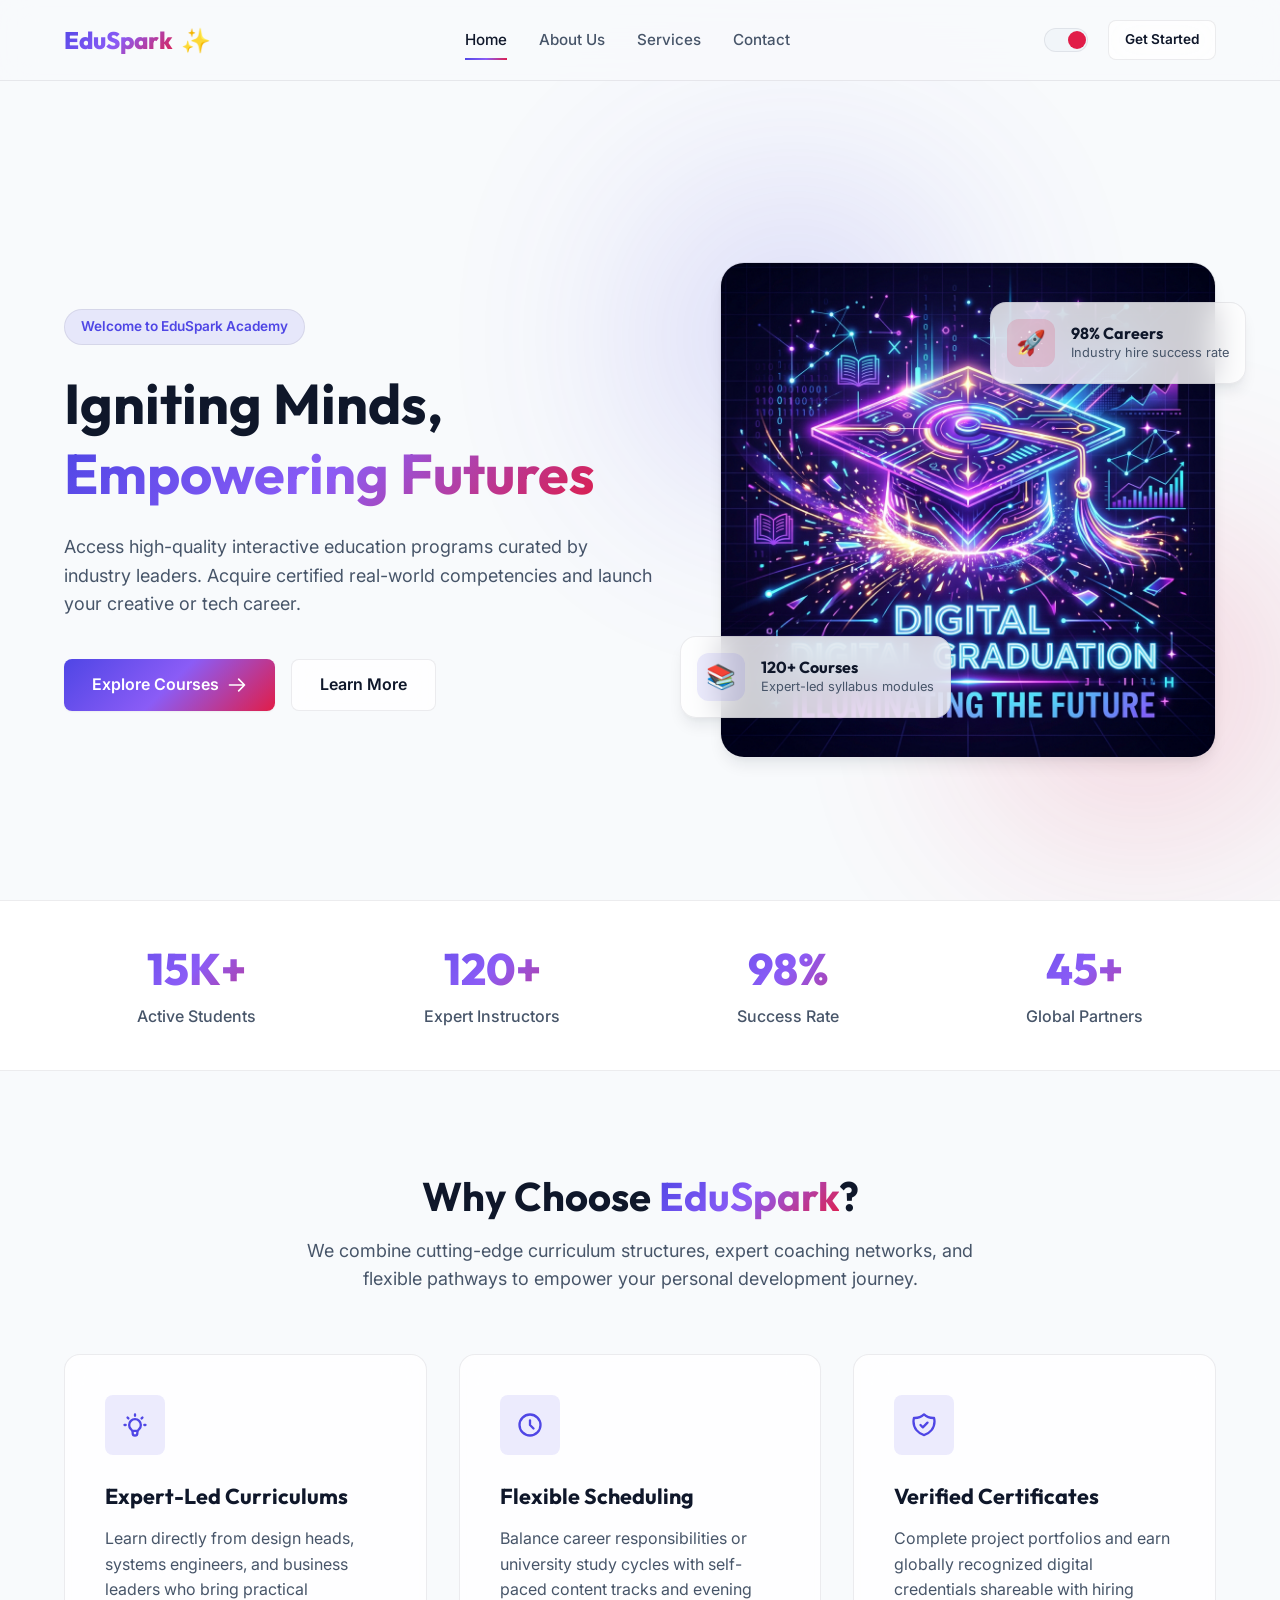
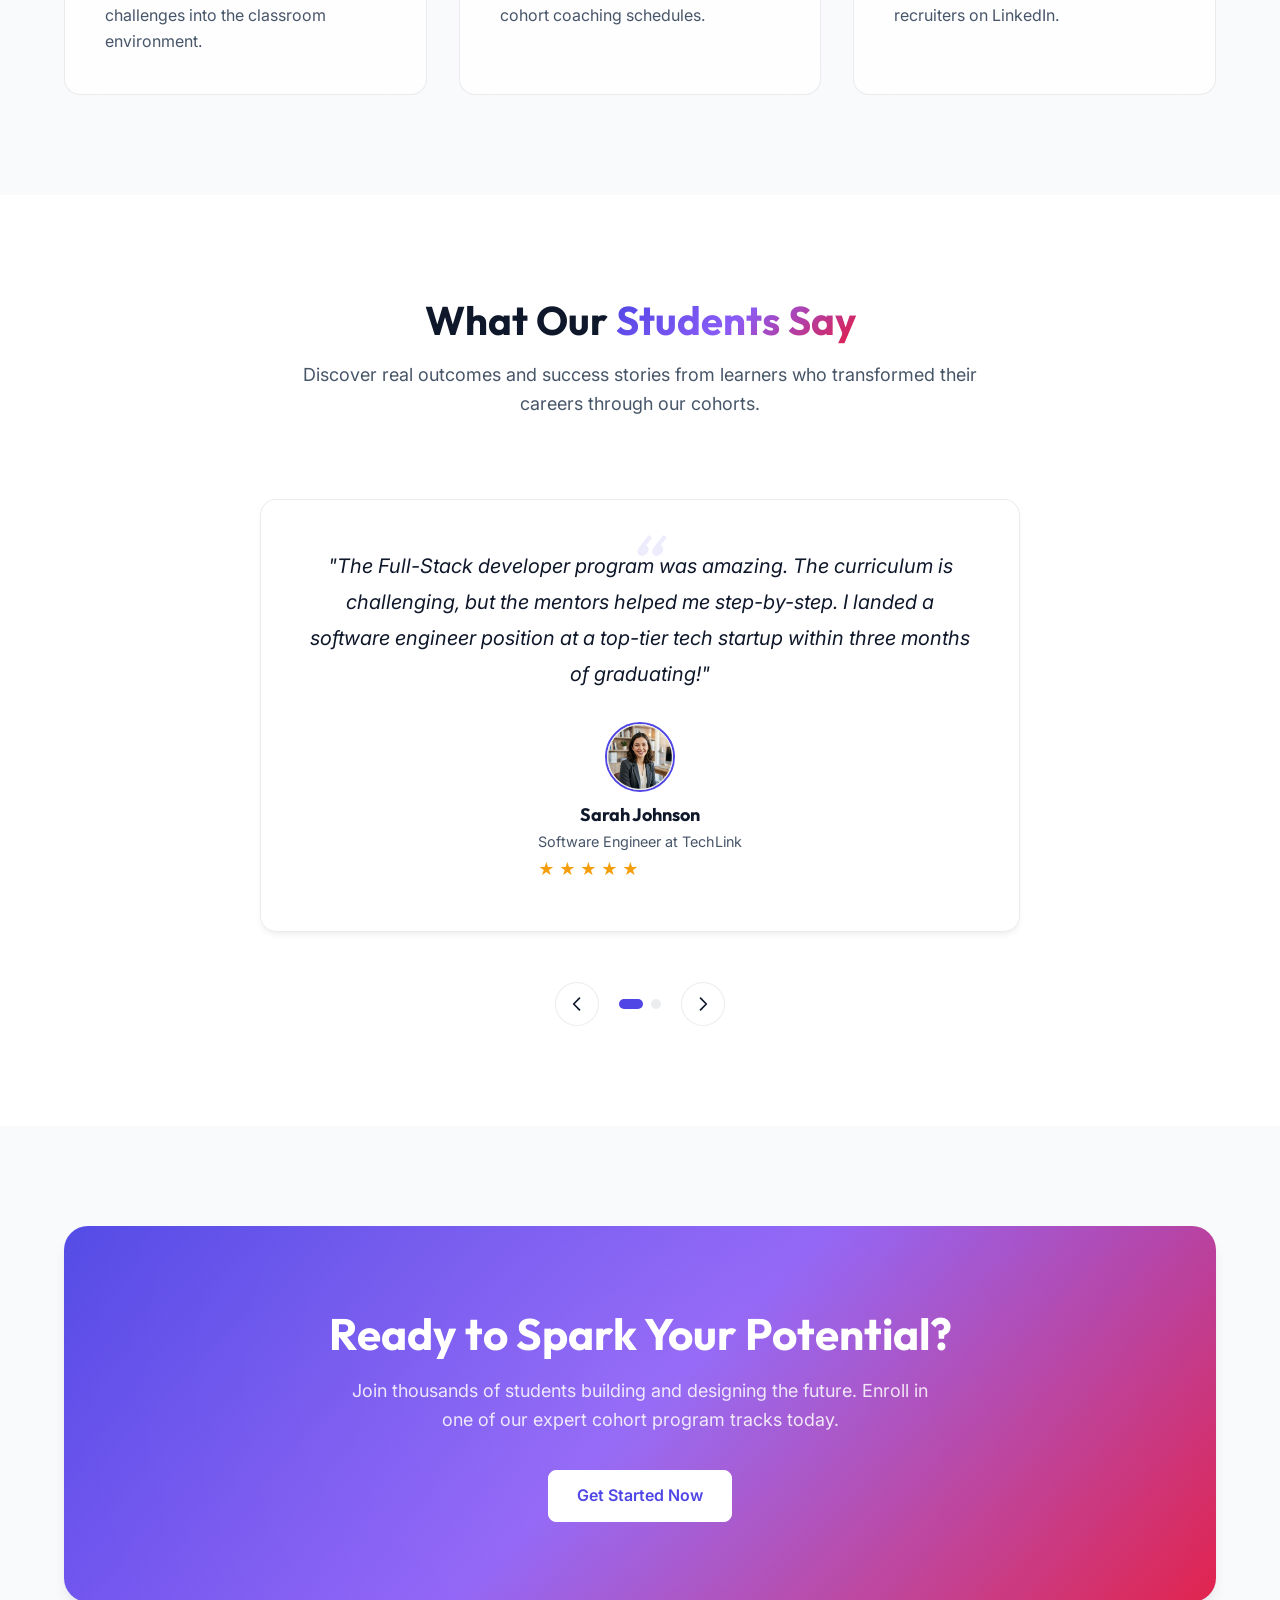
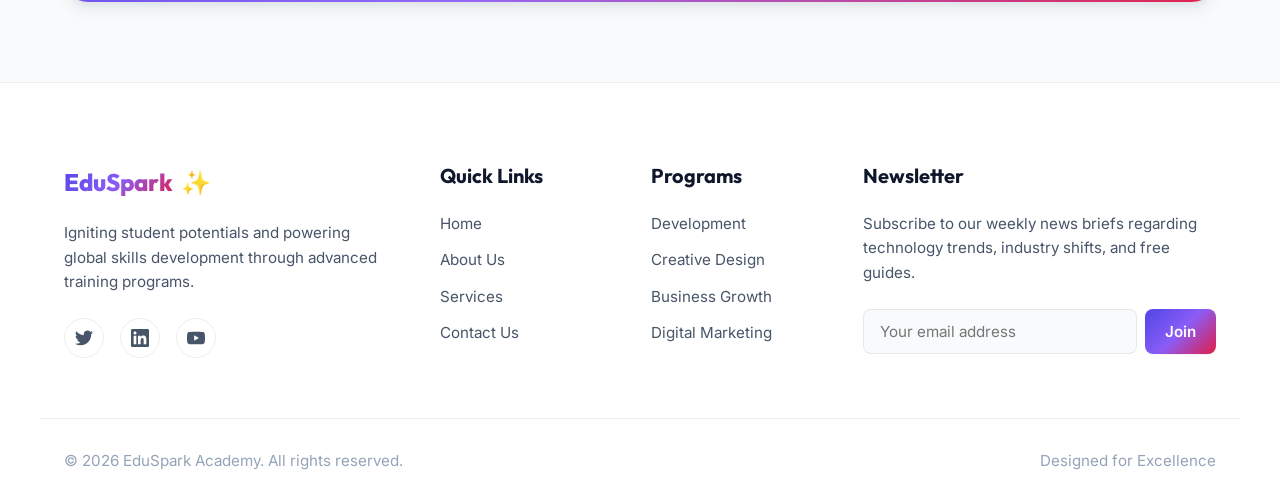
<file: index.html>
<!DOCTYPE html>
<html lang="en">
<head>
  <meta charset="UTF-8">
  <meta name="viewport" content="width=device-width, initial-scale=1.0">
  <meta name="description" content="EduSpark Academy offers professional, modern education program tracks in technology, design, business, and marketing. Spark your potential today.">
  <title>EduSpark Academy | Igniting Minds, Empowering Futures</title>
  <link rel="stylesheet" href="css/styles.css">
</head>
<body>

  <!-- HEADER -->
  <header class="header">
    <div class="container header-container">
      <a href="index.html" class="logo">
        <span class="text-gradient">EduSpark</span>
        <span class="logo-spark">✨</span>
      </a>

      <nav class="nav-menu" id="navMenu">
        <a href="index.html" class="nav-link active">Home</a>
        <a href="about.html" class="nav-link">About Us</a>
        <a href="services.html" class="nav-link">Services</a>
        <a href="contact.html" class="nav-link">Contact</a>
      </nav>

      <div class="nav-actions">
        <!-- Theme Toggle Slider -->
        <button class="theme-toggle" aria-label="Toggle dark/light theme" title="Toggle Theme">
          <div class="theme-toggle-dot"></div>
        </button>

        <a href="services.html" class="btn btn-secondary btn-get-started">Get Started</a>
        
        <!-- Hamburger Menu -->
        <button class="hamburger" aria-label="Open navigation menu">
          <span></span>
          <span></span>
          <span></span>
        </button>
      </div>
    </div>
  </header>

  <!-- HERO SECTION -->
  <section class="hero">
    <div class="container hero-grid">
      <div class="hero-content reveal">
        <span class="hero-tag">Welcome to EduSpark Academy</span>
        <h1 class="hero-title">Igniting Minds,<br><span class="text-gradient">Empowering Futures</span></h1>
        <p class="hero-desc">Access high-quality interactive education programs curated by industry leaders. Acquire certified real-world competencies and launch your creative or tech career.</p>
        <div class="hero-buttons">
          <a href="services.html" class="btn btn-primary">
            Explore Courses
            <svg width="20" height="20" fill="none" stroke="currentColor" viewBox="0 0 24 24" stroke-width="2">
              <path stroke-linecap="round" stroke-linejoin="round" d="M14 5l7 7m0 0l-7 7m7-7H3"/>
            </svg>
          </a>
          <a href="about.html" class="btn btn-secondary">Learn More</a>
        </div>
      </div>

      <div class="hero-visual reveal" style="transition-delay: 0.2s;">
        <div class="hero-glow-1"></div>
        <div class="hero-glow-2"></div>
        <div class="hero-image-wrapper">
          <img src="assets/hero_illustration.png" alt="Futuristic digital education environment dashboard representation with sparks" width="550" height="400">
        </div>
        
        <!-- Interactive Floating Cards -->
        <div class="hero-card hero-card-1">
          <div class="hero-card-icon">📚</div>
          <div class="hero-card-info">
            <h4>120+ Courses</h4>
            <p>Expert-led syllabus modules</p>
          </div>
        </div>
        
        <div class="hero-card hero-card-2">
          <div class="hero-card-icon">🚀</div>
          <div class="hero-card-info">
            <h4>98% Careers</h4>
            <p>Industry hire success rate</p>
          </div>
        </div>
      </div>
    </div>
  </section>

  <!-- STATISTICS ROW -->
  <section class="stats reveal">
    <div class="container stats-grid">
      <div class="stat-item">
        <h3 class="text-gradient">15K+</h3>
        <p>Active Students</p>
      </div>
      <div class="stat-item">
        <h3 class="text-gradient">120+</h3>
        <p>Expert Instructors</p>
      </div>
      <div class="stat-item">
        <h3 class="text-gradient">98%</h3>
        <p>Success Rate</p>
      </div>
      <div class="stat-item">
        <h3 class="text-gradient">45+</h3>
        <p>Global Partners</p>
      </div>
    </div>
  </section>

  <!-- FEATURES SECTION -->
  <section class="section-padding">
    <div class="container">
      <div class="section-header reveal">
        <h2>Why Choose <span class="text-gradient">EduSpark</span>?</h2>
        <p>We combine cutting-edge curriculum structures, expert coaching networks, and flexible pathways to empower your personal development journey.</p>
      </div>

      <div class="features-grid">
        <!-- Feature 1 -->
        <div class="feature-card reveal">
          <div class="feature-icon">
            <svg width="28" height="28" fill="none" stroke="currentColor" viewBox="0 0 24 24" stroke-width="2">
              <path stroke-linecap="round" stroke-linejoin="round" d="M9.663 17h4.673M12 3v1m6.364 1.636l-.707.707M21 12h-1M4 12H3m3.343-5.657l-.707-.707m2.828 9.9a5 5 0 117.072 0l-.548.547A3.374 3.374 0 0014 18.469V19a2 2 0 11-4 0v-.531c0-.895-.356-1.754-.988-2.386l-.548-.547z"/>
            </svg>
          </div>
          <h3>Expert-Led Curriculums</h3>
          <p>Learn directly from design heads, systems engineers, and business leaders who bring practical challenges into the classroom environment.</p>
        </div>

        <!-- Feature 2 -->
        <div class="feature-card reveal" style="transition-delay: 0.1s;">
          <div class="feature-icon">
            <svg width="28" height="28" fill="none" stroke="currentColor" viewBox="0 0 24 24" stroke-width="2">
              <path stroke-linecap="round" stroke-linejoin="round" d="M12 8v4l3 3m6-3a9 9 0 11-18 0 9 9 0 0118 0z"/>
            </svg>
          </div>
          <h3>Flexible Scheduling</h3>
          <p>Balance career responsibilities or university study cycles with self-paced content tracks and evening cohort coaching schedules.</p>
        </div>

        <!-- Feature 3 -->
        <div class="feature-card reveal" style="transition-delay: 0.2s;">
          <div class="feature-icon">
            <svg width="28" height="28" fill="none" stroke="currentColor" viewBox="0 0 24 24" stroke-width="2">
              <path stroke-linecap="round" stroke-linejoin="round" d="M9 12l2 2 4-4m5.618-4.016A11.955 11.955 0 0112 2.944a11.955 11.955 0 01-8.618 3.04A12.02 12.02 0 003 9c0 5.591 3.824 10.29 9 11.622 5.176-1.332 9-6.03 9-11.622 0-1.042-.133-2.052-.382-3.016z"/>
            </svg>
          </div>
          <h3>Verified Certificates</h3>
          <p>Complete project portfolios and earn globally recognized digital credentials shareable with hiring recruiters on LinkedIn.</p>
        </div>
      </div>
    </div>
  </section>

  <!-- TESTIMONIALS SECTION -->
  <section class="section-padding testimonials">
    <div class="container">
      <div class="section-header reveal">
        <h2>What Our <span class="text-gradient">Students Say</span></h2>
        <p>Discover real outcomes and success stories from learners who transformed their careers through our cohorts.</p>
      </div>

      <div class="carousel-container reveal">
        <div class="carousel-track">
          <!-- Slide 1 -->
          <div class="carousel-slide">
            <div class="testimonial-card">
              <p class="testimonial-quote">"The Full-Stack developer program was amazing. The curriculum is challenging, but the mentors helped me step-by-step. I landed a software engineer position at a top-tier tech startup within three months of graduating!"</p>
              <div class="testimonial-author">
                <img src="assets/student_avatar_1.png" alt="Sarah Johnson Software Engineer student" class="testimonial-avatar">
                <div class="testimonial-info">
                  <h4>Sarah Johnson</h4>
                  <p>Software Engineer at TechLink</p>
                  <div class="testimonial-rating">
                    ★ ★ ★ ★ ★
                  </div>
                </div>
              </div>
            </div>
          </div>

          <!-- Slide 2 -->
          <div class="carousel-slide">
            <div class="testimonial-card">
              <p class="testimonial-quote">"The UI/UX design masterclass completely reshaped my perspective on digital products. Building real client portfolios and learning auto-layout grid frameworks helped me make a confident career switch."</p>
              <div class="testimonial-author">
                <img src="assets/student_avatar_2.png" alt="David Miller Product Designer student" class="testimonial-avatar">
                <div class="testimonial-info">
                  <h4>David Miller</h4>
                  <p>Product Designer at Innovate Studio</p>
                  <div class="testimonial-rating">
                    ★ ★ ★ ★ ★
                  </div>
                </div>
              </div>
            </div>
          </div>
        </div>

        <div class="carousel-controls">
          <button class="carousel-btn prev" aria-label="Previous review">
            <svg width="20" height="20" fill="none" stroke="currentColor" viewBox="0 0 24 24" stroke-width="2">
              <path stroke-linecap="round" stroke-linejoin="round" d="M15 19l-7-7 7-7"/>
            </svg>
          </button>
          <div class="carousel-dots"></div>
          <button class="carousel-btn next" aria-label="Next review">
            <svg width="20" height="20" fill="none" stroke="currentColor" viewBox="0 0 24 24" stroke-width="2">
              <path stroke-linecap="round" stroke-linejoin="round" d="M9 5l7 7-7 7"/>
            </svg>
          </button>
        </div>
      </div>
    </div>
  </section>

  <!-- CTA BANNER SECTION -->
  <section class="section-padding" style="padding-bottom: 80px;">
    <div class="container">
      <div class="cta-banner reveal">
        <h2>Ready to Spark Your Potential?</h2>
        <p>Join thousands of students building and designing the future. Enroll in one of our expert cohort program tracks today.</p>
        <a href="services.html" class="btn btn-secondary" style="background-color: #ffffff; color: #4f46e5; border-color: #ffffff;">Get Started Now</a>
      </div>
    </div>
  </section>

  <!-- FOOTER -->
  <footer class="footer">
    <div class="container footer-grid">
      <div class="footer-col">
        <a href="index.html" class="logo" style="margin-bottom: 20px;">
          <span class="text-gradient">EduSpark</span>
          <span>✨</span>
        </a>
        <p>Igniting student potentials and powering global skills development through advanced training programs.</p>
        <div class="footer-socials">
          <a href="#" class="social-icon" aria-label="Twitter">
            <svg width="18" height="18" fill="currentColor" viewBox="0 0 24 24"><path d="M23.953 4.57a10 10 0 01-2.825.775 4.958 4.958 0 002.163-2.723c-.951.555-2.005.959-3.127 1.184a4.92 4.92 0 00-8.384 4.482C7.69 8.095 4.067 6.13 1.64 3.162a4.822 4.822 0 00-.666 2.475c0 1.71.87 3.213 2.188 4.096a4.904 4.904 0 01-2.228-.616v.06a4.923 4.923 0 003.946 4.827 4.996 4.996 0 01-2.212.085 4.936 4.936 0 004.604 3.417 9.867 9.867 0 01-6.102 2.105c-.39 0-.779-.023-1.17-.067a13.995 13.995 0 007.557 2.209c9.053 0 13.998-7.496 13.998-13.985 0-.21 0-.42-.015-.63A9.935 9.935 0 0024 4.59z"/></svg>
          </a>
          <a href="#" class="social-icon" aria-label="LinkedIn">
            <svg width="18" height="18" fill="currentColor" viewBox="0 0 24 24"><path d="M20.447 20.452h-3.554v-5.569c0-1.328-.027-3.037-1.852-3.037-1.853 0-2.136 1.445-2.136 2.939v5.667H9.351V9h3.414v1.561h.046c.477-.9 1.637-1.85 3.37-1.85 3.601 0 4.267 2.37 4.267 5.455v6.286zM5.337 7.433c-1.144 0-2.063-.926-2.063-2.065 0-1.138.92-2.063 2.063-2.063 1.14 0 2.064.925 2.064 2.063 0 1.139-.925 2.065-2.064 2.065zm1.782 13.019H3.555V9h3.564v11.452zM22.225 0H1.771C.792 0 0 .774 0 1.729v20.542C0 23.227.792 24 1.771 24h20.451C23.2 24 24 23.227 24 22.271V1.729C24 .774 23.2 0 22.222 0h.003z"/></svg>
          </a>
          <a href="#" class="social-icon" aria-label="YouTube">
            <svg width="18" height="18" fill="currentColor" viewBox="0 0 24 24"><path d="M23.498 6.163a3.003 3.003 0 00-2.11-2.11C19.518 3.545 12 3.545 12 3.545s-7.518 0-9.388.507a3.003 3.003 0 00-2.11 2.11C0 8.033 0 12 0 12s0 3.967.502 5.837a3.003 3.003 0 002.11 2.11c1.87.507 9.388.507 9.388.507s7.518 0 9.388-.507a3.003 3.003 0 002.11-2.11C24 15.967 24 12 24 12s0-3.967-.502-5.837zM9.545 15.568V8.432L15.818 12l-6.273 3.568z"/></svg>
          </a>
        </div>
      </div>

      <div class="footer-col">
        <h3>Quick Links</h3>
        <ul class="footer-links">
          <li><a href="index.html">Home</a></li>
          <li><a href="about.html">About Us</a></li>
          <li><a href="services.html">Services</a></li>
          <li><a href="contact.html">Contact Us</a></li>
        </ul>
      </div>

      <div class="footer-col">
        <h3>Programs</h3>
        <ul class="footer-links">
          <li><a href="services.html">Development</a></li>
          <li><a href="services.html">Creative Design</a></li>
          <li><a href="services.html">Business Growth</a></li>
          <li><a href="services.html">Digital Marketing</a></li>
        </ul>
      </div>

      <div class="footer-col">
        <h3>Newsletter</h3>
        <p>Subscribe to our weekly news briefs regarding technology trends, industry shifts, and free guides.</p>
        <form class="newsletter-form" onsubmit="event.preventDefault(); alert('Subscribed successfully!'); this.reset();">
          <input type="email" placeholder="Your email address" required aria-label="Email Address">
          <button type="submit" class="btn btn-primary" style="padding: 12px 20px;">Join</button>
        </form>
      </div>
    </div>

    <div class="container footer-bottom">
      <p>&copy; 2026 EduSpark Academy. All rights reserved.</p>
      <p>Designed for Excellence</p>
    </div>
  </footer>

  <script src="js/main.js"></script>
</body>
</html>
</file>
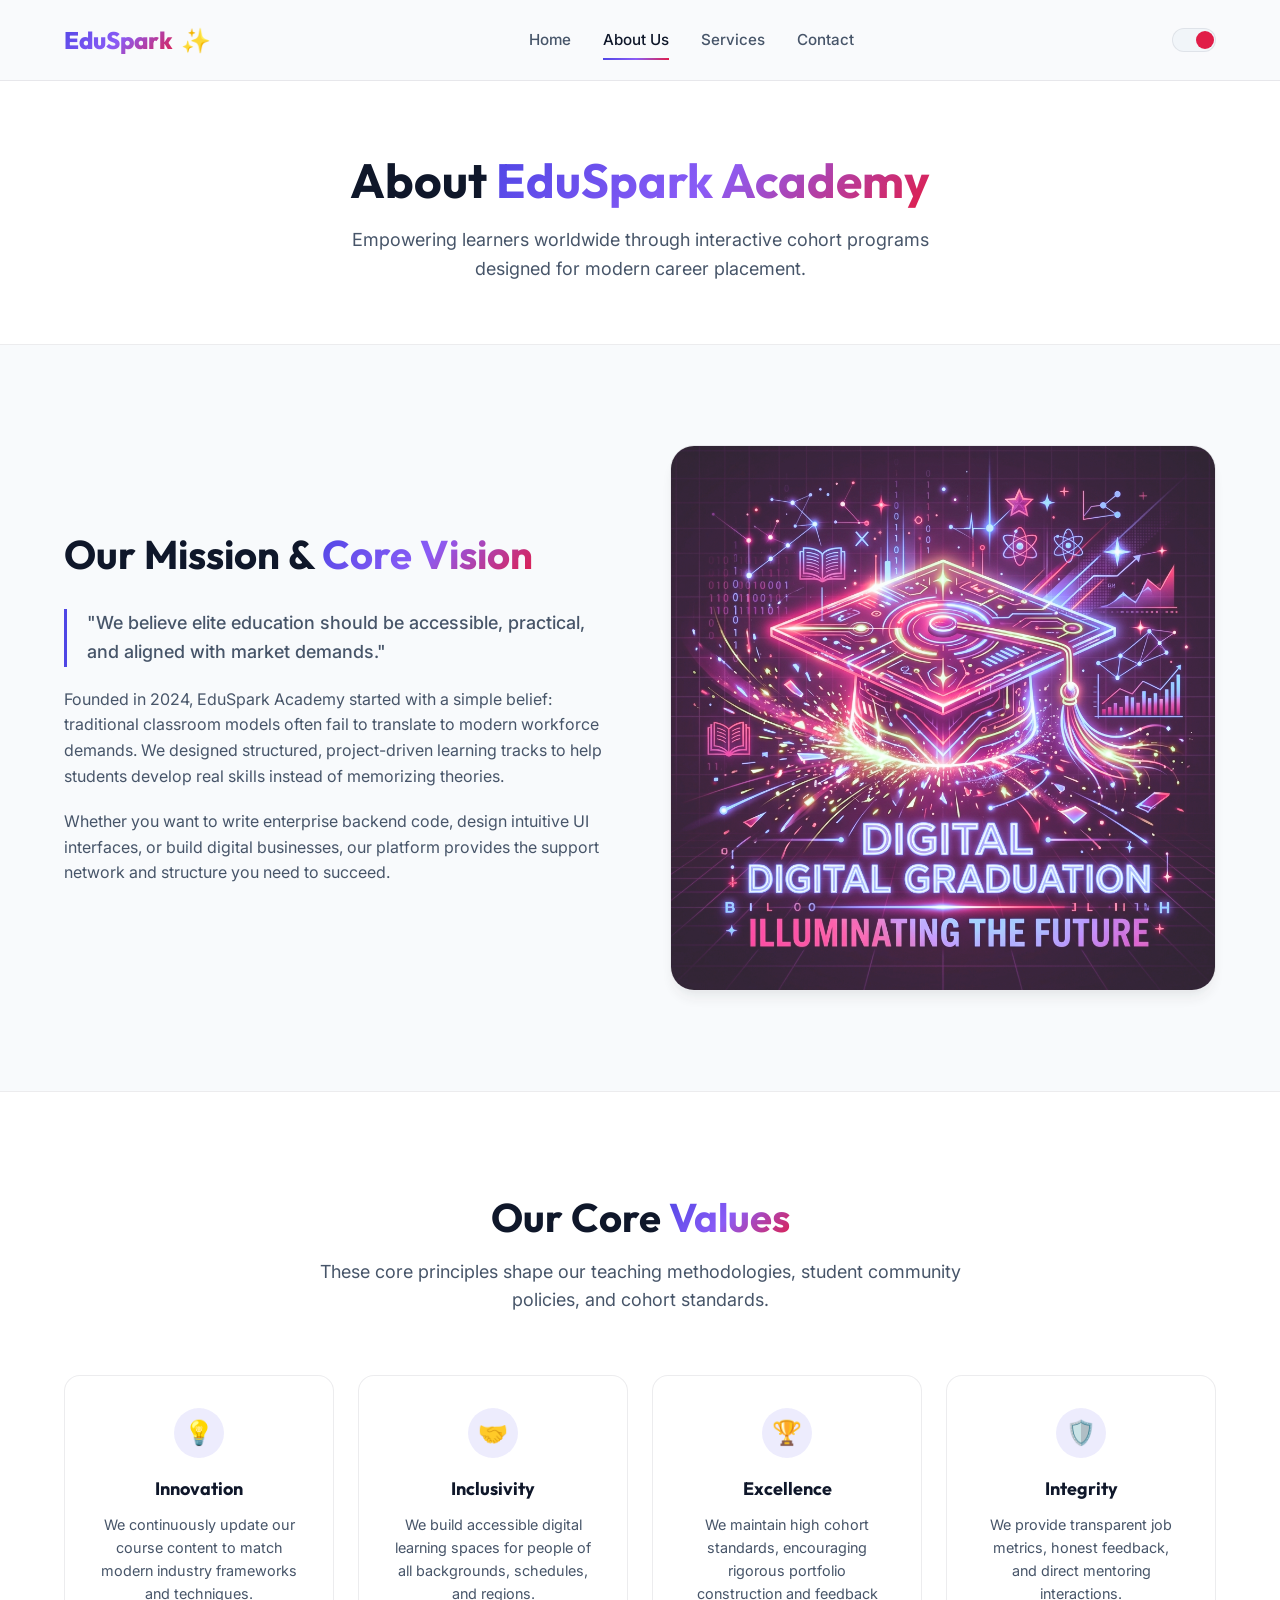
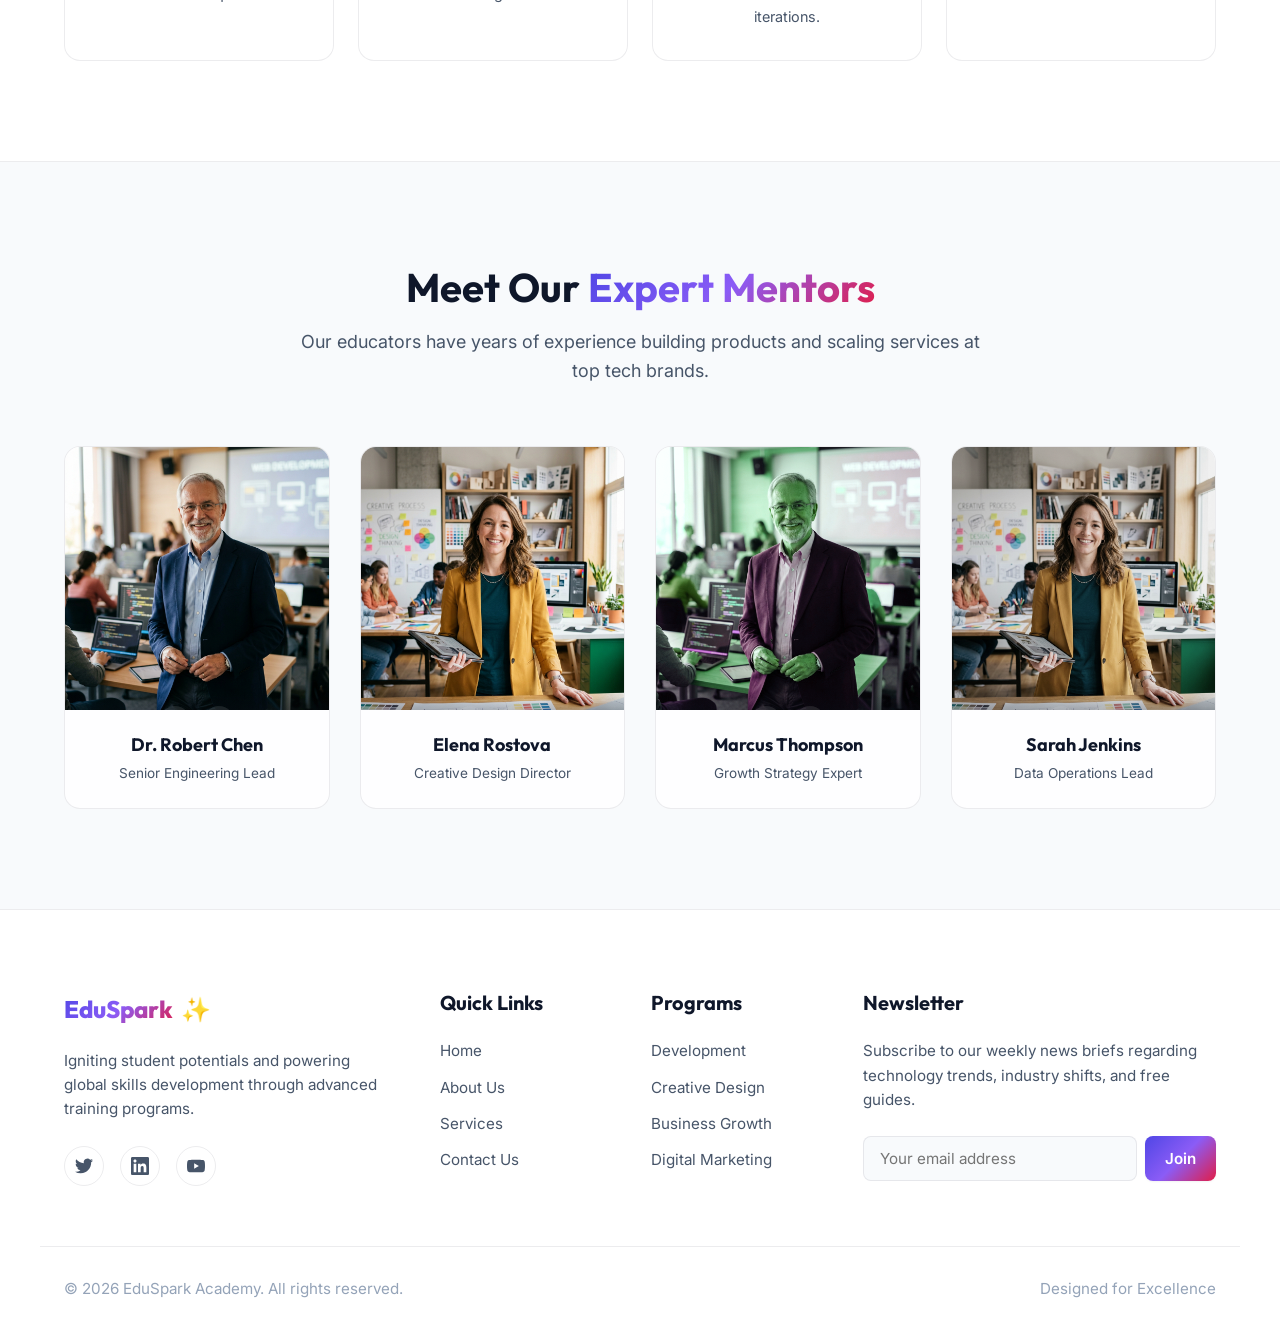
<file: about.html>
<!DOCTYPE html>
<html lang="en">
<head>
  <meta charset="UTF-8">
  <meta name="viewport" content="width=device-width, initial-scale=1.0">
  <meta name="description" content="Learn about the history, vision, core values, and expert educators powering EduSpark Academy.">
  <title>About Us | EduSpark Academy</title>
  <link rel="stylesheet" href="css/styles.css">
</head>
<body>

  <!-- HEADER -->
  <header class="header">
    <div class="container header-container">
      <a href="index.html" class="logo">
        <span class="text-gradient">EduSpark</span>
        <span>✨</span>
      </a>

      <nav class="nav-menu" id="navMenu">
        <a href="index.html" class="nav-link">Home</a>
        <a href="about.html" class="nav-link active">About Us</a>
        <a href="services.html" class="nav-link">Services</a>
        <a href="contact.html" class="nav-link">Contact</a>
      </nav>

      <div class="nav-actions">
        <button class="theme-toggle" aria-label="Toggle dark/light theme" title="Toggle Theme">
          <div class="theme-toggle-dot"></div>
        </button>
        <a href="services.html" class="btn btn-secondary" style="padding: 8px 16px; font-size: 0.85rem; display: none; display: md:inline-flex;">Get Started</a>
        
        <button class="hamburger" aria-label="Open navigation menu">
          <span></span>
          <span></span>
          <span></span>
        </button>
      </div>
    </div>
  </header>

  <!-- PAGE HERO -->
  <section class="section-padding" style="padding-top: 150px; padding-bottom: 60px; background-color: var(--bg-secondary); border-bottom: 1px solid var(--border-color);">
    <div class="container text-center" style="text-align: center;">
      <h1 class="reveal" style="font-size: 3rem; margin-bottom: 16px;">About <span class="text-gradient">EduSpark Academy</span></h1>
      <p class="reveal" style="color: var(--text-secondary); max-width: 600px; margin: 0 auto; font-size: 1.125rem;" style="transition-delay: 0.1s;">Empowering learners worldwide through interactive cohort programs designed for modern career placement.</p>
    </div>
  </section>

  <!-- STORY SECTION -->
  <section class="section-padding">
    <div class="container about-story">
      <div class="story-content reveal">
        <h2>Our Mission & <span class="text-gradient">Core Vision</span></h2>
        <p class="story-highlight">"We believe elite education should be accessible, practical, and aligned with market demands."</p>
        <p>Founded in 2024, EduSpark Academy started with a simple belief: traditional classroom models often fail to translate to modern workforce demands. We designed structured, project-driven learning tracks to help students develop real skills instead of memorizing theories.</p>
        <p>Whether you want to write enterprise backend code, design intuitive UI interfaces, or build digital businesses, our platform provides the support network and structure you need to succeed.</p>
      </div>
      <div class="story-image-wrapper reveal" style="transition-delay: 0.2s;">
        <img src="assets/hero_illustration.png" alt="EduSpark study platform display layout" width="550" height="400" style="filter: hue-rotate(45deg); opacity: 0.85;">
      </div>
    </div>
  </section>

  <!-- VALUES SECTION -->
  <section class="section-padding" style="background-color: var(--bg-secondary); border-top: 1px solid var(--border-color); border-bottom: 1px solid var(--border-color);">
    <div class="container">
      <div class="section-header reveal">
        <h2>Our Core <span class="text-gradient">Values</span></h2>
        <p>These core principles shape our teaching methodologies, student community policies, and cohort standards.</p>
      </div>

      <div class="values-grid">
        <!-- Value 1 -->
        <div class="value-card reveal">
          <div class="value-icon">💡</div>
          <h3>Innovation</h3>
          <p>We continuously update our course content to match modern industry frameworks and techniques.</p>
        </div>

        <!-- Value 2 -->
        <div class="value-card reveal" style="transition-delay: 0.1s;">
          <div class="value-icon">🤝</div>
          <h3>Inclusivity</h3>
          <p>We build accessible digital learning spaces for people of all backgrounds, schedules, and regions.</p>
        </div>

        <!-- Value 3 -->
        <div class="value-card reveal" style="transition-delay: 0.2s;">
          <div class="value-icon">🏆</div>
          <h3>Excellence</h3>
          <p>We maintain high cohort standards, encouraging rigorous portfolio construction and feedback iterations.</p>
        </div>

        <!-- Value 4 -->
        <div class="value-card reveal" style="transition-delay: 0.3s;">
          <div class="value-icon">🛡️</div>
          <h3>Integrity</h3>
          <p>We provide transparent job metrics, honest feedback, and direct mentoring interactions.</p>
        </div>
      </div>
    </div>
  </section>

  <!-- INSTRUCTORS SECTION -->
  <section class="section-padding">
    <div class="container">
      <div class="section-header reveal">
        <h2>Meet Our <span class="text-gradient">Expert Mentors</span></h2>
        <p>Our educators have years of experience building products and scaling services at top tech brands.</p>
      </div>

      <div class="instructors-grid">
        <!-- Instructor 1 -->
        <div class="instructor-card reveal">
          <div class="instructor-img-wrapper">
            <img src="assets/instructor_1.png" alt="Dr. Robert Chen Senior Engineering Lead Lecturer">
            <div class="instructor-socials">
              <a href="#" aria-label="LinkedIn"><svg width="14" height="14" fill="currentColor" viewBox="0 0 24 24"><path d="M19 0h-14c-2.761 0-5 2.239-5 5v14c0 2.761 2.239 5 5 5h14c2.762 0 5-2.239 5-5v-14c0-2.761-2.238-5-5-5zm-11 19h-3v-11h3v11zm-1.5-12.268c-.966 0-1.75-.779-1.75-1.75s.784-1.75 1.75-1.75 1.75.779 1.75 1.75-.784 1.75-1.75 1.75zm13.5 12.268h-3v-5.604c0-3.368-4-3.113-4 0v5.604h-3v-11h3v1.765c1.396-2.586 7-2.777 7 2.476v6.759z"/></svg></a>
              <a href="#" aria-label="Twitter"><svg width="14" height="14" fill="currentColor" viewBox="0 0 24 24"><path d="M24 4.557c-.883.392-1.832.656-2.828.775 1.017-.609 1.798-1.574 2.165-2.724-.951.564-2.005.974-3.127 1.195-.897-.957-2.178-1.555-3.594-1.555-3.179 0-5.515 2.966-4.797 6.045-4.091-.205-7.719-2.165-10.148-5.144-1.29 2.213-.669 5.108 1.523 6.574-.806-.026-1.566-.247-2.229-.616-.054 2.281 1.581 4.415 3.949 4.89-.693.188-1.452.232-2.224.084.626 1.956 2.444 3.379 4.6 3.419-2.07 1.623-4.678 2.348-7.29 2.04 2.179 1.397 4.768 2.212 7.548 2.212 9.142 0 14.307-7.721 13.995-14.646.962-.695 1.797-1.562 2.457-2.549z"/></svg></a>
            </div>
          </div>
          <div class="instructor-info">
            <h3>Dr. Robert Chen</h3>
            <p>Senior Engineering Lead</p>
          </div>
        </div>

        <!-- Instructor 2 -->
        <div class="instructor-card reveal" style="transition-delay: 0.1s;">
          <div class="instructor-img-wrapper">
            <img src="assets/instructor_2.png" alt="Elena Rostova Creative Design Director Lecturer">
            <div class="instructor-socials">
              <a href="#" aria-label="LinkedIn"><svg width="14" height="14" fill="currentColor" viewBox="0 0 24 24"><path d="M19 0h-14c-2.761 0-5 2.239-5 5v14c0 2.761 2.239 5 5 5h14c2.762 0 5-2.239 5-5v-14c0-2.761-2.238-5-5-5zm-11 19h-3v-11h3v11zm-1.5-12.268c-.966 0-1.75-.779-1.75-1.75s.784-1.75 1.75-1.75 1.75.779 1.75 1.75-.784 1.75-1.75 1.75zm13.5 12.268h-3v-5.604c0-3.368-4-3.113-4 0v5.604h-3v-11h3v1.765c1.396-2.586 7-2.777 7 2.476v6.759z"/></svg></a>
              <a href="#" aria-label="Twitter"><svg width="14" height="14" fill="currentColor" viewBox="0 0 24 24"><path d="M24 4.557c-.883.392-1.832.656-2.828.775 1.017-.609 1.798-1.574 2.165-2.724-.951.564-2.005.974-3.127 1.195-.897-.957-2.178-1.555-3.594-1.555-3.179 0-5.515 2.966-4.797 6.045-4.091-.205-7.719-2.165-10.148-5.144-1.29 2.213-.669 5.108 1.523 6.574-.806-.026-1.566-.247-2.229-.616-.054 2.281 1.581 4.415 3.949 4.89-.693.188-1.452.232-2.224.084.626 1.956 2.444 3.379 4.6 3.419-2.07 1.623-4.678 2.348-7.29 2.04 2.179 1.397 4.768 2.212 7.548 2.212 9.142 0 14.307-7.721 13.995-14.646.962-.695 1.797-1.562 2.457-2.549z"/></svg></a>
            </div>
          </div>
          <div class="instructor-info">
            <h3>Elena Rostova</h3>
            <p>Creative Design Director</p>
          </div>
        </div>

        <!-- Instructor 3 (Reuse 1 with css filter for styling variety) -->
        <div class="instructor-card reveal" style="transition-delay: 0.2s;">
          <div class="instructor-img-wrapper">
            <img src="assets/instructor_1.png" alt="Marcus Thompson Product Manager Lecturer" style="filter: sepia(0.2) hue-rotate(90deg);">
            <div class="instructor-socials">
              <a href="#" aria-label="LinkedIn"><svg width="14" height="14" fill="currentColor" viewBox="0 0 24 24"><path d="M19 0h-14c-2.761 0-5 2.239-5 5v14c0 2.761 2.239 5 5 5h14c2.762 0 5-2.239 5-5v-14c0-2.761-2.238-5-5-5zm-11 19h-3v-11h3v11zm-1.5-12.268c-.966 0-1.75-.779-1.75-1.75s.784-1.75 1.75-1.75 1.75.779 1.75 1.75-.784 1.75-1.75 1.75zm13.5 12.268h-3v-5.604c0-3.368-4-3.113-4 0v5.604h-3v-11h3v1.765c1.396-2.586 7-2.777 7 2.476v6.759z"/></svg></a>
              <a href="#" aria-label="Twitter"><svg width="14" height="14" fill="currentColor" viewBox="0 0 24 24"><path d="M24 4.557c-.883.392-1.832.656-2.828.775 1.017-.609 1.798-1.574 2.165-2.724-.951.564-2.005.974-3.127 1.195-.897-.957-2.178-1.555-3.594-1.555-3.179 0-5.515 2.966-4.797 6.045-4.091-.205-7.719-2.165-10.148-5.144-1.29 2.213-.669 5.108 1.523 6.574-.806-.026-1.566-.247-2.229-.616-.054 2.281 1.581 4.415 3.949 4.89-.693.188-1.452.232-2.224.084.626 1.956 2.444 3.379 4.6 3.419-2.07 1.623-4.678 2.348-7.29 2.04 2.179 1.397 4.768 2.212 7.548 2.212 9.142 0 14.307-7.721 13.995-14.646.962-.695 1.797-1.562 2.457-2.549z"/></svg></a>
            </div>
          </div>
          <div class="instructor-info">
            <h3>Marcus Thompson</h3>
            <p>Growth Strategy Expert</p>
          </div>
        </div>

        <!-- Instructor 4 (Reuse 2 with css filter for styling variety) -->
        <div class="instructor-card reveal" style="transition-delay: 0.3s;">
          <div class="instructor-img-wrapper">
            <img src="assets/instructor_2.png" alt="Sarah Jenkins Data Operations Lead Lecturer" style="filter: grayscale(0.25) brightness(0.95);">
            <div class="instructor-socials">
              <a href="#" aria-label="LinkedIn"><svg width="14" height="14" fill="currentColor" viewBox="0 0 24 24"><path d="M19 0h-14c-2.761 0-5 2.239-5 5v14c0 2.761 2.239 5 5 5h14c2.762 0 5-2.239 5-5v-14c0-2.761-2.238-5-5-5zm-11 19h-3v-11h3v11zm-1.5-12.268c-.966 0-1.75-.779-1.75-1.75s.784-1.75 1.75-1.75 1.75.779 1.75 1.75-.784 1.75-1.75 1.75zm13.5 12.268h-3v-5.604c0-3.368-4-3.113-4 0v5.604h-3v-11h3v1.765c1.396-2.586 7-2.777 7 2.476v6.759z"/></svg></a>
              <a href="#" aria-label="Twitter"><svg width="14" height="14" fill="currentColor" viewBox="0 0 24 24"><path d="M24 4.557c-.883.392-1.832.656-2.828.775 1.017-.609 1.798-1.574 2.165-2.724-.951.564-2.005.974-3.127 1.195-.897-.957-2.178-1.555-3.594-1.555-3.179 0-5.515 2.966-4.797 6.045-4.091-.205-7.719-2.165-10.148-5.144-1.29 2.213-.669 5.108 1.523 6.574-.806-.026-1.566-.247-2.229-.616-.054 2.281 1.581 4.415 3.949 4.89-.693.188-1.452.232-2.224.084.626 1.956 2.444 3.379 4.6 3.419-2.07 1.623-4.678 2.348-7.29 2.04 2.179 1.397 4.768 2.212 7.548 2.212 9.142 0 14.307-7.721 13.995-14.646.962-.695 1.797-1.562 2.457-2.549z"/></svg></a>
            </div>
          </div>
          <div class="instructor-info">
            <h3>Sarah Jenkins</h3>
            <p>Data Operations Lead</p>
          </div>
        </div>
      </div>
    </div>
  </section>

  <!-- FOOTER -->
  <footer class="footer">
    <div class="container footer-grid">
      <div class="footer-col">
        <a href="index.html" class="logo" style="margin-bottom: 20px;">
          <span class="text-gradient">EduSpark</span>
          <span>✨</span>
        </a>
        <p>Igniting student potentials and powering global skills development through advanced training programs.</p>
        <div class="footer-socials">
          <a href="#" class="social-icon" aria-label="Twitter">
            <svg width="18" height="18" fill="currentColor" viewBox="0 0 24 24"><path d="M23.953 4.57a10 10 0 01-2.825.775 4.958 4.958 0 002.163-2.723c-.951.555-2.005.959-3.127 1.184a4.92 4.92 0 00-8.384 4.482C7.69 8.095 4.067 6.13 1.64 3.162a4.822 4.822 0 00-.666 2.475c0 1.71.87 3.213 2.188 4.096a4.904 4.904 0 01-2.228-.616v.06a4.923 4.923 0 003.946 4.827 4.996 4.996 0 01-2.212.085 4.936 4.936 0 004.604 3.417 9.867 9.867 0 01-6.102 2.105c-.39 0-.779-.023-1.17-.067a13.995 13.995 0 007.557 2.209c9.053 0 13.998-7.496 13.998-13.985 0-.21 0-.42-.015-.63A9.935 9.935 0 0024 4.59z"/></svg>
          </a>
          <a href="#" class="social-icon" aria-label="LinkedIn">
            <svg width="18" height="18" fill="currentColor" viewBox="0 0 24 24"><path d="M20.447 20.452h-3.554v-5.569c0-1.328-.027-3.037-1.852-3.037-1.853 0-2.136 1.445-2.136 2.939v5.667H9.351V9h3.414v1.561h.046c.477-.9 1.637-1.85 3.37-1.85 3.601 0 4.267 2.37 4.267 5.455v6.286zM5.337 7.433c-1.144 0-2.063-.926-2.063-2.065 0-1.138.92-2.063 2.063-2.063 1.14 0 2.064.925 2.064 2.063 0 1.139-.925 2.065-2.064 2.065zm1.782 13.019H3.555V9h3.564v11.452zM22.225 0H1.771C.792 0 0 .774 0 1.729v20.542C0 23.227.792 24 1.771 24h20.451C23.2 24 24 23.227 24 22.271V1.729C24 .774 23.2 0 22.222 0h.003z"/></svg>
          </a>
          <a href="#" class="social-icon" aria-label="YouTube">
            <svg width="18" height="18" fill="currentColor" viewBox="0 0 24 24"><path d="M23.498 6.163a3.003 3.003 0 00-2.11-2.11C19.518 3.545 12 3.545 12 3.545s-7.518 0-9.388.507a3.003 3.003 0 00-2.11 2.11C0 8.033 0 12 0 12s0 3.967.502 5.837a3.003 3.003 0 002.11 2.11c1.87.507 9.388.507 9.388.507s7.518 0 9.388-.507a3.003 3.003 0 002.11-2.11C24 15.967 24 12 24 12s0-3.967-.502-5.837zM9.545 15.568V8.432L15.818 12l-6.273 3.568z"/></svg>
          </a>
        </div>
      </div>

      <div class="footer-col">
        <h3>Quick Links</h3>
        <ul class="footer-links">
          <li><a href="index.html">Home</a></li>
          <li><a href="about.html">About Us</a></li>
          <li><a href="services.html">Services</a></li>
          <li><a href="contact.html">Contact Us</a></li>
        </ul>
      </div>

      <div class="footer-col">
        <h3>Programs</h3>
        <ul class="footer-links">
          <li><a href="services.html">Development</a></li>
          <li><a href="services.html">Creative Design</a></li>
          <li><a href="services.html">Business Growth</a></li>
          <li><a href="services.html">Digital Marketing</a></li>
        </ul>
      </div>

      <div class="footer-col">
        <h3>Newsletter</h3>
        <p>Subscribe to our weekly news briefs regarding technology trends, industry shifts, and free guides.</p>
        <form class="newsletter-form" onsubmit="event.preventDefault(); alert('Subscribed successfully!'); this.reset();">
          <input type="email" placeholder="Your email address" required aria-label="Email Address">
          <button type="submit" class="btn btn-primary" style="padding: 12px 20px;">Join</button>
        </form>
      </div>
    </div>

    <div class="container footer-bottom">
      <p>&copy; 2026 EduSpark Academy. All rights reserved.</p>
      <p>Designed for Excellence</p>
    </div>
  </footer>

  <script src="js/main.js"></script>
</body>
</html>
</file>
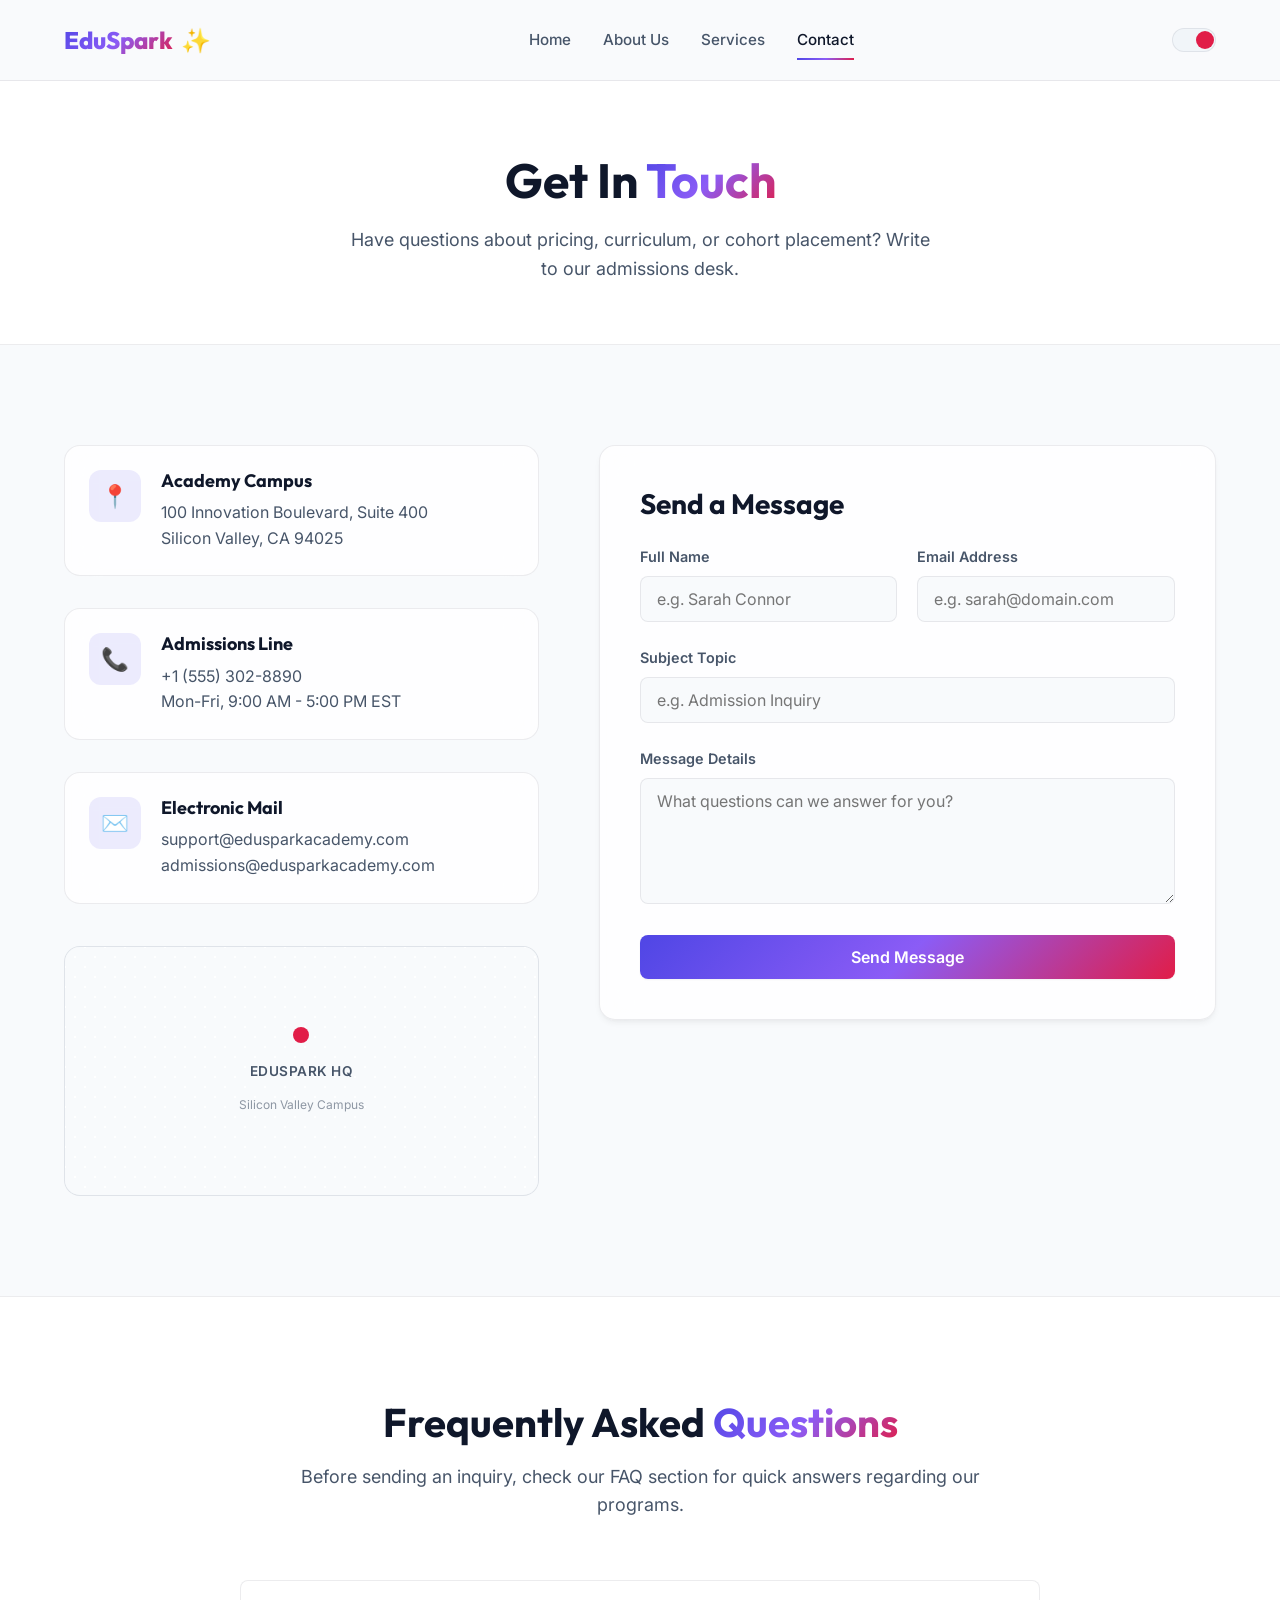
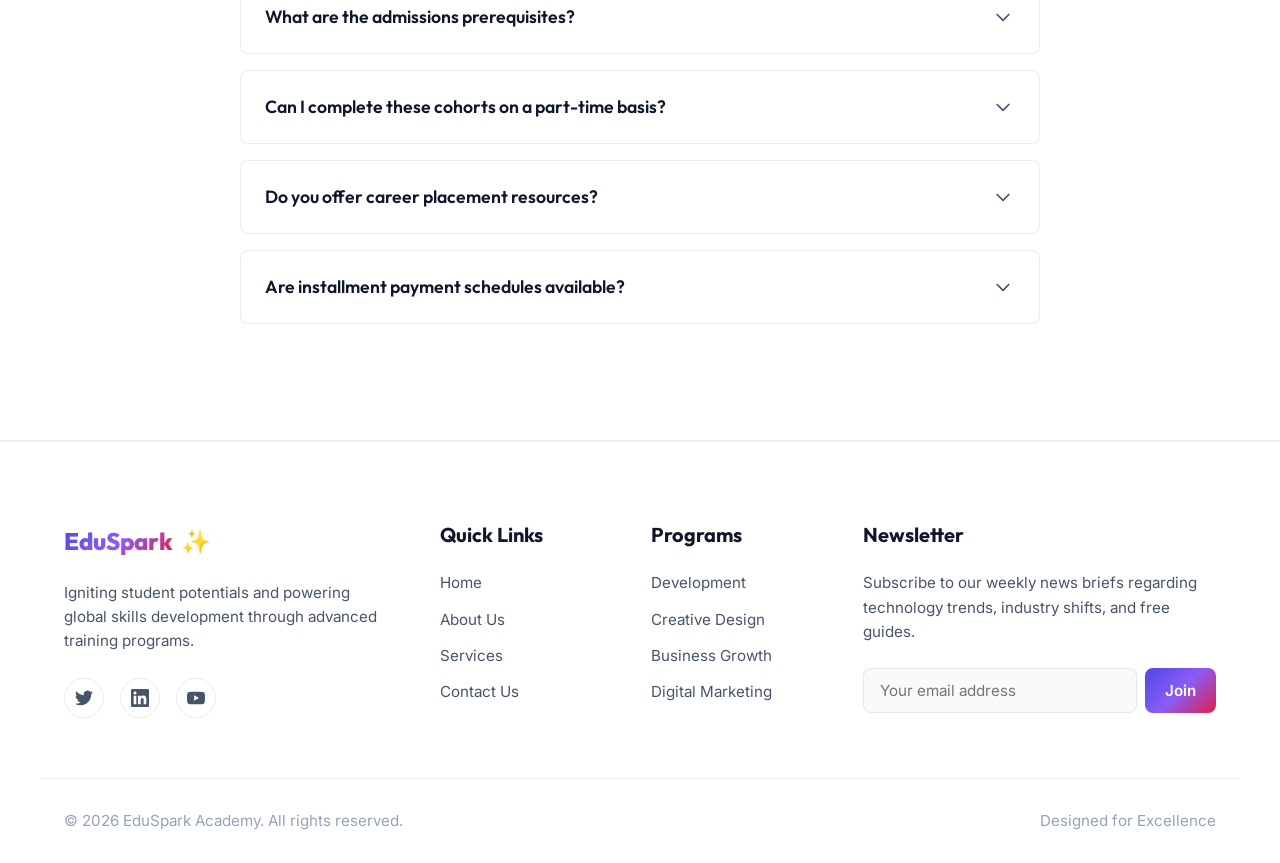
<file: contact.html>
<!DOCTYPE html>
<html lang="en">
<head>
  <meta charset="UTF-8">
  <meta name="viewport" content="width=device-width, initial-scale=1.0">
  <meta name="description" content="Reach out to EduSpark Academy. Submit your inquiries or browse our FAQ documentation.">
  <title>Contact Us | EduSpark Academy</title>
  <link rel="stylesheet" href="css/styles.css">
</head>
<body>

  <!-- HEADER -->
  <header class="header">
    <div class="container header-container">
      <a href="index.html" class="logo">
        <span class="text-gradient">EduSpark</span>
        <span>✨</span>
      </a>

      <nav class="nav-menu" id="navMenu">
        <a href="index.html" class="nav-link">Home</a>
        <a href="about.html" class="nav-link">About Us</a>
        <a href="services.html" class="nav-link">Services</a>
        <a href="contact.html" class="nav-link active">Contact</a>
      </nav>

      <div class="nav-actions">
        <button class="theme-toggle" aria-label="Toggle dark/light theme" title="Toggle Theme">
          <div class="theme-toggle-dot"></div>
        </button>
        <a href="services.html" class="btn btn-secondary" style="padding: 8px 16px; font-size: 0.85rem; display: none; display: md:inline-flex;">Get Started</a>
        
        <button class="hamburger" aria-label="Open navigation menu">
          <span></span>
          <span></span>
          <span></span>
        </button>
      </div>
    </div>
  </header>

  <!-- PAGE HERO -->
  <section class="section-padding" style="padding-top: 150px; padding-bottom: 60px; background-color: var(--bg-secondary); border-bottom: 1px solid var(--border-color);">
    <div class="container text-center" style="text-align: center;">
      <h1 class="reveal" style="font-size: 3rem; margin-bottom: 16px;">Get In <span class="text-gradient">Touch</span></h1>
      <p class="reveal" style="color: var(--text-secondary); max-width: 600px; margin: 0 auto; font-size: 1.125rem;" style="transition-delay: 0.1s;">Have questions about pricing, curriculum, or cohort placement? Write to our admissions desk.</p>
    </div>
  </section>

  <!-- CONTACT LAYOUT SECTION -->
  <section class="section-padding">
    <div class="container contact-grid">
      <!-- Contact Cards Column -->
      <div class="contact-info-container reveal">
        <!-- Address Card -->
        <div class="contact-card">
          <div class="contact-card-icon">📍</div>
          <div class="contact-card-info">
            <h3>Academy Campus</h3>
            <p>100 Innovation Boulevard, Suite 400<br>Silicon Valley, CA 94025</p>
          </div>
        </div>

        <!-- Phone Card -->
        <div class="contact-card">
          <div class="contact-card-icon">📞</div>
          <div class="contact-card-info">
            <h3>Admissions Line</h3>
            <p>+1 (555) 302-8890<br>Mon-Fri, 9:00 AM - 5:00 PM EST</p>
          </div>
        </div>

        <!-- Email Card -->
        <div class="contact-card">
          <div class="contact-card-icon">✉️</div>
          <div class="contact-card-info">
            <h3>Electronic Mail</h3>
            <p>support@edusparkacademy.com<br>admissions@edusparkacademy.com</p>
          </div>
        </div>

        <!-- Simulated Map -->
        <div class="map-placeholder">
          <div class="map-illustration">
            <div class="map-pin-glow"></div>
            <span style="font-size: 0.85rem; font-weight: 600; margin-top: 6px; letter-spacing: 0.5px;">EDUSPARK HQ</span>
            <span style="font-size: 0.75rem; opacity: 0.6;">Silicon Valley Campus</span>
          </div>
        </div>
      </div>

      <!-- Form Column -->
      <div class="contact-form-wrapper reveal" style="transition-delay: 0.2s;">
        <h2>Send a Message</h2>
        
        <!-- Success Alert banner -->
        <div class="form-success-alert" id="successAlert">
          <svg width="20" height="20" fill="none" stroke="currentColor" viewBox="0 0 24 24" stroke-width="2.5" style="flex-shrink: 0;">
            <circle cx="12" cy="12" r="10"></circle>
            <path stroke-linecap="round" stroke-linejoin="round" d="M9 12l2 2 4-4"></path>
          </svg>
          <div>
            <strong style="display: block;">Message Transmitted Successfully!</strong>
            <span style="font-size: 0.85rem; opacity: 0.9;">Our admissions advisor will respond to you within 24 hours.</span>
          </div>
        </div>

        <form id="contactForm" novalidate>
          <div class="form-row">
            <div class="form-group">
              <label for="name" class="form-label">Full Name</label>
              <input type="text" id="name" class="form-control" placeholder="e.g. Sarah Connor" required>
              <span class="error-message">Name is required.</span>
            </div>
            
            <div class="form-group">
              <label for="email" class="form-label">Email Address</label>
              <input type="email" id="email" class="form-control" placeholder="e.g. sarah@domain.com" required>
              <span class="error-message">A valid email is required.</span>
            </div>
          </div>

          <div class="form-group">
            <label for="subject" class="form-label">Subject Topic</label>
            <input type="text" id="subject" class="form-control" placeholder="e.g. Admission Inquiry" required>
            <span class="error-message">Subject is required.</span>
          </div>

          <div class="form-group">
            <label for="message" class="form-label">Message Details</label>
            <textarea id="message" rows="5" class="form-control" placeholder="What questions can we answer for you?" required></textarea>
            <span class="error-message">Message is required.</span>
          </div>

          <button type="submit" class="btn btn-primary" style="width: 100%;">Send Message</button>
        </form>
      </div>
    </div>
  </section>

  <!-- FAQ SECTION -->
  <section class="section-padding faq">
    <div class="container">
      <div class="section-header reveal">
        <h2>Frequently Asked <span class="text-gradient">Questions</span></h2>
        <p>Before sending an inquiry, check our FAQ section for quick answers regarding our programs.</p>
      </div>

      <div class="faq-container reveal">
        <!-- FAQ 1 -->
        <div class="faq-item">
          <div class="faq-trigger">
            <h3>What are the admissions prerequisites?</h3>
            <div class="faq-icon">
              <svg width="20" height="20" fill="none" stroke="currentColor" viewBox="0 0 24 24" stroke-width="2">
                <path stroke-linecap="round" stroke-linejoin="round" d="M19 9l-7 7-7-7"/>
              </svg>
            </div>
          </div>
          <div class="faq-content">
            <div class="faq-content-inner">
              Our beginner-friendly courses like Web Development and UI/UX design require no prior background knowledge. However, advanced tracks like AI & Machine Learning require comfortable python coding literacy and basic linear algebra concepts.
            </div>
          </div>
        </div>

        <!-- FAQ 2 -->
        <div class="faq-item">
          <div class="faq-trigger">
            <h3>Can I complete these cohorts on a part-time basis?</h3>
            <div class="faq-icon">
              <svg width="20" height="20" fill="none" stroke="currentColor" viewBox="0 0 24 24" stroke-width="2">
                <path stroke-linecap="round" stroke-linejoin="round" d="M19 9l-7 7-7-7"/>
              </svg>
            </div>
          </div>
          <div class="faq-content">
            <div class="faq-content-inner">
              Yes. Most cohorts feature lectures and discussions during evening sessions (starting around 6:00 PM EST) to accommodate students who work full-time or are currently enrolled in high school/college classes.
            </div>
          </div>
        </div>

        <!-- FAQ 3 -->
        <div class="faq-item">
          <div class="faq-trigger">
            <h3>Do you offer career placement resources?</h3>
            <div class="faq-icon">
              <svg width="20" height="20" fill="none" stroke="currentColor" viewBox="0 0 24 24" stroke-width="2">
                <path stroke-linecap="round" stroke-linejoin="round" d="M19 9l-7 7-7-7"/>
              </svg>
            </div>
          </div>
          <div class="faq-content">
            <div class="faq-content-inner">
              Absolutely! Every enrolled student is assigned a dedicated career advisor. We coordinate profile reviews, mock interviews, and organize recruiter speed-dating events during the final two weeks of each program.
            </div>
          </div>
        </div>

        <!-- FAQ 4 -->
        <div class="faq-item">
          <div class="faq-trigger">
            <h3>Are installment payment schedules available?</h3>
            <div class="faq-icon">
              <svg width="20" height="20" fill="none" stroke="currentColor" viewBox="0 0 24 24" stroke-width="2">
                <path stroke-linecap="round" stroke-linejoin="round" d="M19 9l-7 7-7-7"/>
              </svg>
            </div>
          </div>
          <div class="faq-content">
            <div class="faq-content-inner">
              Yes. We offer zero-interest installment plans, allowing students to pay in four equal monthly installments. Contact our admissions staff for specialized scholarship requests.
            </div>
          </div>
        </div>
      </div>
    </div>
  </section>

  <!-- FOOTER -->
  <footer class="footer">
    <div class="container footer-grid">
      <div class="footer-col">
        <a href="index.html" class="logo" style="margin-bottom: 20px;">
          <span class="text-gradient">EduSpark</span>
          <span>✨</span>
        </a>
        <p>Igniting student potentials and powering global skills development through advanced training programs.</p>
        <div class="footer-socials">
          <a href="#" class="social-icon" aria-label="Twitter">
            <svg width="18" height="18" fill="currentColor" viewBox="0 0 24 24"><path d="M23.953 4.57a10 10 0 01-2.825.775 4.958 4.958 0 002.163-2.723c-.951.555-2.005.959-3.127 1.184a4.92 4.92 0 00-8.384 4.482C7.69 8.095 4.067 6.13 1.64 3.162a4.822 4.822 0 00-.666 2.475c0 1.71.87 3.213 2.188 4.096a4.904 4.904 0 01-2.228-.616v.06a4.923 4.923 0 003.946 4.827 4.996 4.996 0 01-2.212.085 4.936 4.936 0 004.604 3.417 9.867 9.867 0 01-6.102 2.105c-.39 0-.779-.023-1.17-.067a13.995 13.995 0 007.557 2.209c9.053 0 13.998-7.496 13.998-13.985 0-.21 0-.42-.015-.63A9.935 9.935 0 0024 4.59z"/></svg>
          </a>
          <a href="#" class="social-icon" aria-label="LinkedIn">
            <svg width="18" height="18" fill="currentColor" viewBox="0 0 24 24"><path d="M20.447 20.452h-3.554v-5.569c0-1.328-.027-3.037-1.852-3.037-1.853 0-2.136 1.445-2.136 2.939v5.667H9.351V9h3.414v1.561h.046c.477-.9 1.637-1.85 3.37-1.85 3.601 0 4.267 2.37 4.267 5.455v6.286zM5.337 7.433c-1.144 0-2.063-.926-2.063-2.065 0-1.138.92-2.063 2.063-2.063 1.14 0 2.064.925 2.064 2.063 0 1.139-.925 2.065-2.064 2.065zm1.782 13.019H3.555V9h3.564v11.452zM22.225 0H1.771C.792 0 0 .774 0 1.729v20.542C0 23.227.792 24 1.771 24h20.451C23.2 24 24 23.227 24 22.271V1.729C24 .774 23.2 0 22.225 0h.003z"/></svg>
          </a>
          <a href="#" class="social-icon" aria-label="YouTube">
            <svg width="18" height="18" fill="currentColor" viewBox="0 0 24 24"><path d="M23.498 6.163a3.003 3.003 0 00-2.11-2.11C19.518 3.545 12 3.545 12 3.545s-7.518 0-9.388.507a3.003 3.003 0 00-2.11 2.11C0 8.033 0 12 0 12s0 3.967.502 5.837a3.003 3.003 0 002.11 2.11c1.87.507 9.388.507 9.388.507s7.518 0 9.388-.507a3.003 3.003 0 002.11-2.11C24 15.967 24 12 24 12s0-3.967-.502-5.837zM9.545 15.568V8.432L15.818 12l-6.273 3.568z"/></svg>
          </a>
        </div>
      </div>

      <div class="footer-col">
        <h3>Quick Links</h3>
        <ul class="footer-links">
          <li><a href="index.html">Home</a></li>
          <li><a href="about.html">About Us</a></li>
          <li><a href="services.html">Services</a></li>
          <li><a href="contact.html">Contact Us</a></li>
        </ul>
      </div>

      <div class="footer-col">
        <h3>Programs</h3>
        <ul class="footer-links">
          <li><a href="services.html">Development</a></li>
          <li><a href="services.html">Creative Design</a></li>
          <li><a href="services.html">Business Growth</a></li>
          <li><a href="services.html">Digital Marketing</a></li>
        </ul>
      </div>

      <div class="footer-col">
        <h3>Newsletter</h3>
        <p>Subscribe to our weekly news briefs regarding technology trends, industry shifts, and free guides.</p>
        <form class="newsletter-form" onsubmit="event.preventDefault(); alert('Subscribed successfully!'); this.reset();">
          <input type="email" placeholder="Your email address" required aria-label="Email Address">
          <button type="submit" class="btn btn-primary" style="padding: 12px 20px;">Join</button>
        </form>
      </div>
    </div>

    <div class="container footer-bottom">
      <p>&copy; 2026 EduSpark Academy. All rights reserved.</p>
      <p>Designed for Excellence</p>
    </div>
  </footer>

  <script src="js/main.js"></script>
</body>
</html>
</file>
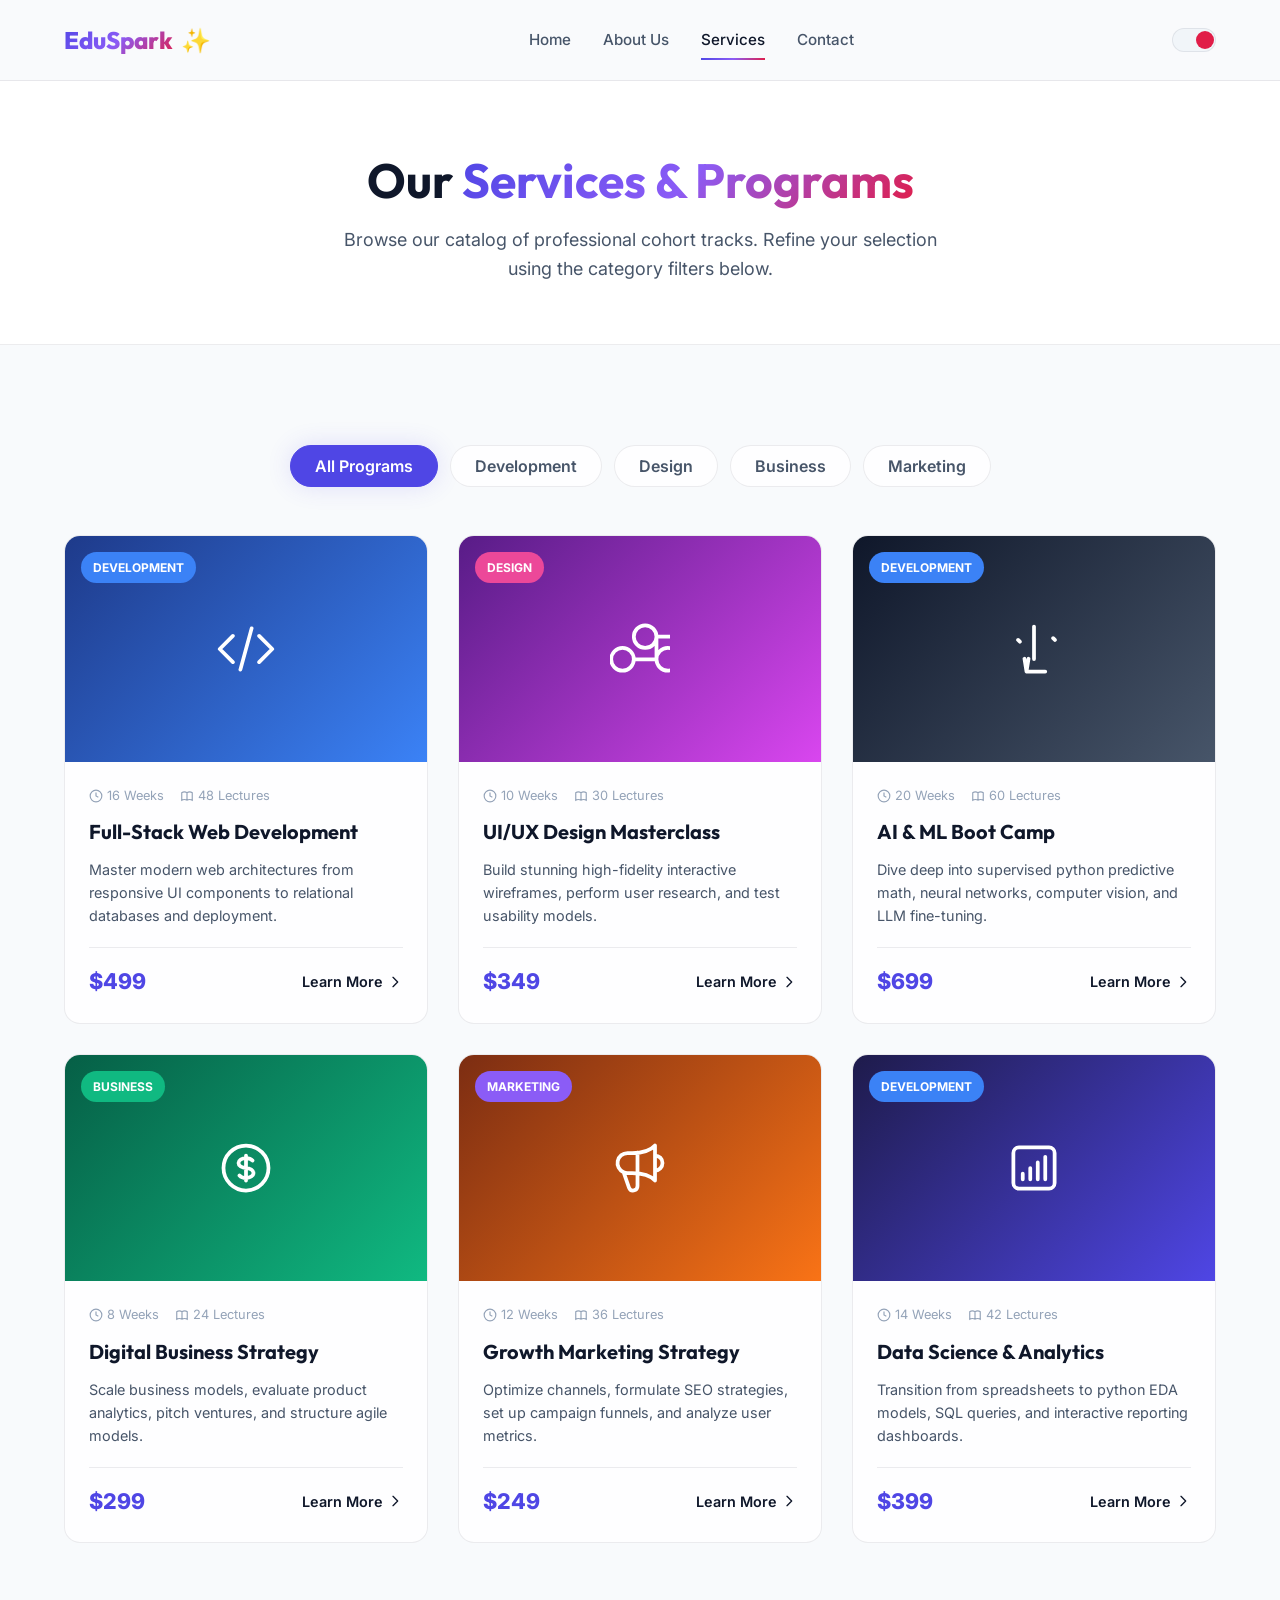
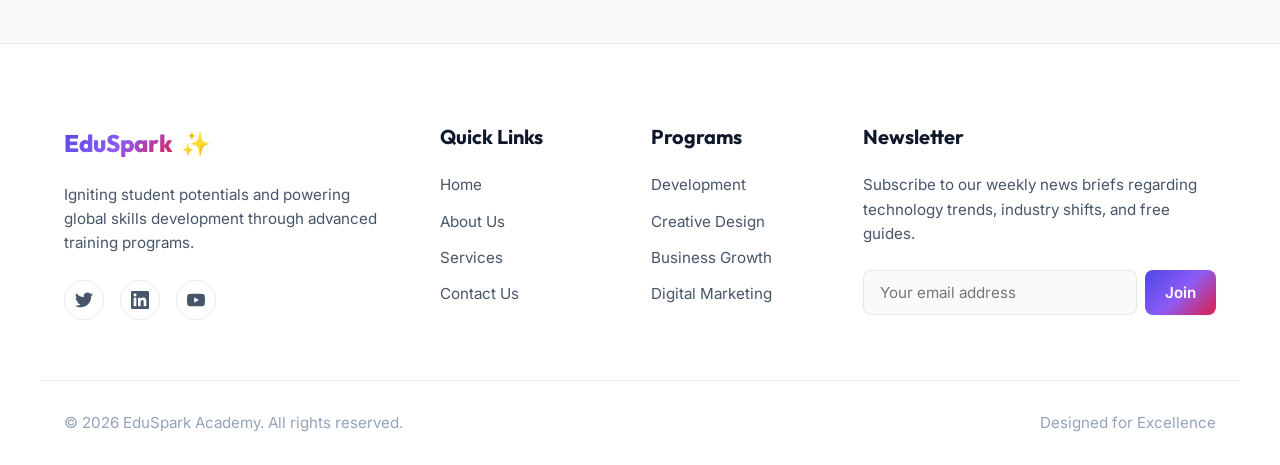
<file: services.html>
<!DOCTYPE html>
<html lang="en">
<head>
  <meta charset="UTF-8">
  <meta name="viewport" content="width=device-width, initial-scale=1.0">
  <meta name="description" content="Explore our catalog of professional courses including Web Development, UI/UX Design, AI & Machine Learning, and Growth Marketing.">
  <title>Services & Courses | EduSpark Academy</title>
  <link rel="stylesheet" href="css/styles.css">
</head>
<body>

  <!-- HEADER -->
  <header class="header">
    <div class="container header-container">
      <a href="index.html" class="logo">
        <span class="text-gradient">EduSpark</span>
        <span>✨</span>
      </a>

      <nav class="nav-menu" id="navMenu">
        <a href="index.html" class="nav-link">Home</a>
        <a href="about.html" class="nav-link">About Us</a>
        <a href="services.html" class="nav-link active">Services</a>
        <a href="contact.html" class="nav-link">Contact</a>
      </nav>

      <div class="nav-actions">
        <button class="theme-toggle" aria-label="Toggle dark/light theme" title="Toggle Theme">
          <div class="theme-toggle-dot"></div>
        </button>
        <a href="services.html" class="btn btn-secondary" style="padding: 8px 16px; font-size: 0.85rem; display: none; display: md:inline-flex;">Get Started</a>
        
        <button class="hamburger" aria-label="Open navigation menu">
          <span></span>
          <span></span>
          <span></span>
        </button>
      </div>
    </div>
  </header>

  <!-- PAGE HERO -->
  <section class="section-padding" style="padding-top: 150px; padding-bottom: 60px; background-color: var(--bg-secondary); border-bottom: 1px solid var(--border-color);">
    <div class="container text-center" style="text-align: center;">
      <h1 class="reveal" style="font-size: 3rem; margin-bottom: 16px;">Our <span class="text-gradient">Services & Programs</span></h1>
      <p class="reveal" style="color: var(--text-secondary); max-width: 600px; margin: 0 auto; font-size: 1.125rem;" style="transition-delay: 0.1s;">Browse our catalog of professional cohort tracks. Refine your selection using the category filters below.</p>
    </div>
  </section>

  <!-- COURSES SECTION -->
  <section class="section-padding">
    <div class="container">
      <!-- Filtering Buttons -->
      <div class="filter-container reveal">
        <button class="filter-btn active" data-filter="all">All Programs</button>
        <button class="filter-btn" data-filter="dev">Development</button>
        <button class="filter-btn" data-filter="design">Design</button>
        <button class="filter-btn" data-filter="biz">Business</button>
        <button class="filter-btn" data-filter="mkt">Marketing</button>
      </div>

      <!-- Course Catalog Grid -->
      <div class="courses-grid">
        <!-- Course 1 -->
        <div class="course-card reveal" data-category="dev">
          <div class="course-header">
            <span class="course-badge badge-dev">Development</span>
            <div class="course-ill" style="background: linear-gradient(135deg, #1e3a8a 0%, #3b82f6 100%);">
              <svg width="60" height="60" fill="none" stroke="#ffffff" viewBox="0 0 24 24" stroke-width="1.5">
                <path stroke-linecap="round" stroke-linejoin="round" d="M17.25 6.75L22.5 12l-5.25 5.25m-10.5 0L1.5 12l5.25-5.25m7.5-3l-4.5 16.5"/>
              </svg>
            </div>
          </div>
          <div class="course-content">
            <div class="course-meta">
              <span>
                <svg width="14" height="14" fill="none" stroke="currentColor" viewBox="0 0 24 24" stroke-width="2"><circle cx="12" cy="12" r="10"/><path d="M12 6v6l4 2"/></svg>
                16 Weeks
              </span>
              <span>
                <svg width="14" height="14" fill="none" stroke="currentColor" viewBox="0 0 24 24" stroke-width="2"><path d="M12 6.253v13m0-13C10.832 5.477 9.246 5 7.5 5S4.168 5.477 3 6.253v13C4.168 18.477 5.754 18 7.5 18s3.332.477 4.5 1.253m0-13C13.168 5.477 14.754 5 16.5 5c1.747 0 3.332.477 4.5 1.253v13C19.832 18.477 18.247 18 16.5 18c-1.746 0-3.332.477-4.5 1.253"/></svg>
                48 Lectures
              </span>
            </div>
            <h3>Full-Stack Web Development</h3>
            <p>Master modern web architectures from responsive UI components to relational databases and deployment.</p>
            <div class="course-footer">
              <span class="course-price">$499</span>
              <button class="course-btn open-modal-btn" data-course-id="webdev">
                Learn More 
                <svg width="16" height="16" fill="none" stroke="currentColor" viewBox="0 0 24 24" stroke-width="2"><path stroke-linecap="round" stroke-linejoin="round" d="M9 5l7 7-7 7"/></svg>
              </button>
            </div>
          </div>
        </div>

        <!-- Course 2 -->
        <div class="course-card reveal" data-category="design" style="transition-delay: 0.1s;">
          <div class="course-header">
            <span class="course-badge badge-design">Design</span>
            <div class="course-ill" style="background: linear-gradient(135deg, #581c87 0%, #d946ef 100%);">
              <svg width="60" height="60" fill="none" stroke="#ffffff" viewBox="0 0 24 24" stroke-width="1.5">
                <path stroke-linecap="round" stroke-linejoin="round" d="M9.53 16.122A3 3 0 00.47 16.122m9.06 0a3 3 0 11-9.06 0m9.06 0h9.06m0 0a3 3 0 009.06 0m-9.06 0a3 3 0 119.06 0m-9.06 0v-9.06m0 0a3 3 0 00-9.06 0m9.06 0a3 3 0 11-9.06 0m9.06 0h9.06m0 0a3 3 0 019.06 0m-9.06 0a3 3 0 119.06 0"/>
              </svg>
            </div>
          </div>
          <div class="course-content">
            <div class="course-meta">
              <span>
                <svg width="14" height="14" fill="none" stroke="currentColor" viewBox="0 0 24 24" stroke-width="2"><circle cx="12" cy="12" r="10"/><path d="M12 6v6l4 2"/></svg>
                10 Weeks
              </span>
              <span>
                <svg width="14" height="14" fill="none" stroke="currentColor" viewBox="0 0 24 24" stroke-width="2"><path d="M12 6.253v13m0-13C10.832 5.477 9.246 5 7.5 5S4.168 5.477 3 6.253v13C4.168 18.477 5.754 18 7.5 18s3.332.477 4.5 1.253m0-13C13.168 5.477 14.754 5 16.5 5c1.747 0 3.332.477 4.5 1.253v13C19.832 18.477 18.247 18 16.5 18c-1.746 0-3.332.477-4.5 1.253"/></svg>
                30 Lectures
              </span>
            </div>
            <h3>UI/UX Design Masterclass</h3>
            <p>Build stunning high-fidelity interactive wireframes, perform user research, and test usability models.</p>
            <div class="course-footer">
              <span class="course-price">$349</span>
              <button class="course-btn open-modal-btn" data-course-id="uiux">
                Learn More 
                <svg width="16" height="16" fill="none" stroke="currentColor" viewBox="0 0 24 24" stroke-width="2"><path stroke-linecap="round" stroke-linejoin="round" d="M9 5l7 7-7 7"/></svg>
              </button>
            </div>
          </div>
        </div>

        <!-- Course 3 -->
        <div class="course-card reveal" data-category="dev" style="transition-delay: 0.2s;">
          <div class="course-header">
            <span class="course-badge badge-dev">Development</span>
            <div class="course-ill" style="background: linear-gradient(135deg, #0f172a 0%, #475569 100%);">
              <svg width="60" height="60" fill="none" stroke="#ffffff" viewBox="0 0 24 24" stroke-width="1.5">
                <path stroke-linecap="round" stroke-linejoin="round" d="M9.813 15.904L9 21m0 0l-.813-5.096M9 21h7.5M12 3v13m-6.364-7.636l.707.707M20.364 8.364l-.707-.707"/>
              </svg>
            </div>
          </div>
          <div class="course-content">
            <div class="course-meta">
              <span>
                <svg width="14" height="14" fill="none" stroke="currentColor" viewBox="0 0 24 24" stroke-width="2"><circle cx="12" cy="12" r="10"/><path d="M12 6v6l4 2"/></svg>
                20 Weeks
              </span>
              <span>
                <svg width="14" height="14" fill="none" stroke="currentColor" viewBox="0 0 24 24" stroke-width="2"><path d="M12 6.253v13m0-13C10.832 5.477 9.246 5 7.5 5S4.168 5.477 3 6.253v13C4.168 18.477 5.754 18 7.5 18s3.332.477 4.5 1.253m0-13C13.168 5.477 14.754 5 16.5 5c1.747 0 3.332.477 4.5 1.253v13C19.832 18.477 18.247 18 16.5 18c-1.746 0-3.332.477-4.5 1.253"/></svg>
                60 Lectures
              </span>
            </div>
            <h3>AI & ML Boot Camp</h3>
            <p>Dive deep into supervised python predictive math, neural networks, computer vision, and LLM fine-tuning.</p>
            <div class="course-footer">
              <span class="course-price">$699</span>
              <button class="course-btn open-modal-btn" data-course-id="ai">
                Learn More 
                <svg width="16" height="16" fill="none" stroke="currentColor" viewBox="0 0 24 24" stroke-width="2"><path stroke-linecap="round" stroke-linejoin="round" d="M9 5l7 7-7 7"/></svg>
              </button>
            </div>
          </div>
        </div>

        <!-- Course 4 -->
        <div class="course-card reveal" data-category="biz">
          <div class="course-header">
            <span class="course-badge badge-biz">Business</span>
            <div class="course-ill" style="background: linear-gradient(135deg, #065f46 0%, #10b981 100%);">
              <svg width="60" height="60" fill="none" stroke="#ffffff" viewBox="0 0 24 24" stroke-width="1.5">
                <path stroke-linecap="round" stroke-linejoin="round" d="M12 8c-1.657 0-3 .895-3 2s1.343 2 3 2 3 .895 3 2-1.343 2-3 2m0-8c1.11 0 2.08.402 2.599 1M12 8V7m0 1v8m0 0v1m0-1c-1.11 0-2.08-.402-2.599-1M21 12a9 9 0 11-18 0 9 9 0 0118 0z"/>
              </svg>
            </div>
          </div>
          <div class="course-content">
            <div class="course-meta">
              <span>
                <svg width="14" height="14" fill="none" stroke="currentColor" viewBox="0 0 24 24" stroke-width="2"><circle cx="12" cy="12" r="10"/><path d="M12 6v6l4 2"/></svg>
                8 Weeks
              </span>
              <span>
                <svg width="14" height="14" fill="none" stroke="currentColor" viewBox="0 0 24 24" stroke-width="2"><path d="M12 6.253v13m0-13C10.832 5.477 9.246 5 7.5 5S4.168 5.477 3 6.253v13C4.168 18.477 5.754 18 7.5 18s3.332.477 4.5 1.253m0-13C13.168 5.477 14.754 5 16.5 5c1.747 0 3.332.477 4.5 1.253v13C19.832 18.477 18.247 18 16.5 18c-1.746 0-3.332.477-4.5 1.253"/></svg>
                24 Lectures
              </span>
            </div>
            <h3>Digital Business Strategy</h3>
            <p>Scale business models, evaluate product analytics, pitch ventures, and structure agile models.</p>
            <div class="course-footer">
              <span class="course-price">$299</span>
              <button class="course-btn open-modal-btn" data-course-id="biz">
                Learn More 
                <svg width="16" height="16" fill="none" stroke="currentColor" viewBox="0 0 24 24" stroke-width="2"><path stroke-linecap="round" stroke-linejoin="round" d="M9 5l7 7-7 7"/></svg>
              </button>
            </div>
          </div>
        </div>

        <!-- Course 5 -->
        <div class="course-card reveal" data-category="mkt" style="transition-delay: 0.1s;">
          <div class="course-header">
            <span class="course-badge badge-mkt">Marketing</span>
            <div class="course-ill" style="background: linear-gradient(135deg, #7c2d12 0%, #f97316 100%);">
              <svg width="60" height="60" fill="none" stroke="#ffffff" viewBox="0 0 24 24" stroke-width="1.5">
                <path stroke-linecap="round" stroke-linejoin="round" d="M11 5.882V19.24a1.76 1.76 0 01-3.417.592l-2.147-6.15M18 13a3 3 0 100-6M5.436 13.683A4.001 4.001 0 017 6h1.832c4.1 0 7.625-1.234 9.168-3v14c-1.543-1.766-5.067-3-9.168-3H7a3.988 3.988 0 01-1.564-.317z"/>
              </svg>
            </div>
          </div>
          <div class="course-content">
            <div class="course-meta">
              <span>
                <svg width="14" height="14" fill="none" stroke="currentColor" viewBox="0 0 24 24" stroke-width="2"><circle cx="12" cy="12" r="10"/><path d="M12 6v6l4 2"/></svg>
                12 Weeks
              </span>
              <span>
                <svg width="14" height="14" fill="none" stroke="currentColor" viewBox="0 0 24 24" stroke-width="2"><path d="M12 6.253v13m0-13C10.832 5.477 9.246 5 7.5 5S4.168 5.477 3 6.253v13C4.168 18.477 5.754 18 7.5 18s3.332.477 4.5 1.253m0-13C13.168 5.477 14.754 5 16.5 5c1.747 0 3.332.477 4.5 1.253v13C19.832 18.477 18.247 18 16.5 18c-1.746 0-3.332.477-4.5 1.253"/></svg>
                36 Lectures
              </span>
            </div>
            <h3>Growth Marketing Strategy</h3>
            <p>Optimize channels, formulate SEO strategies, set up campaign funnels, and analyze user metrics.</p>
            <div class="course-footer">
              <span class="course-price">$249</span>
              <button class="course-btn open-modal-btn" data-course-id="mkt">
                Learn More 
                <svg width="16" height="16" fill="none" stroke="currentColor" viewBox="0 0 24 24" stroke-width="2"><path stroke-linecap="round" stroke-linejoin="round" d="M9 5l7 7-7 7"/></svg>
              </button>
            </div>
          </div>
        </div>

        <!-- Course 6 -->
        <div class="course-card reveal" data-category="dev" style="transition-delay: 0.2s;">
          <div class="course-header">
            <span class="course-badge badge-dev">Development</span>
            <div class="course-ill" style="background: linear-gradient(135deg, #1e1b4b 0%, #4f46e5 100%);">
              <svg width="60" height="60" fill="none" stroke="#ffffff" viewBox="0 0 24 24" stroke-width="1.5">
                <path stroke-linecap="round" stroke-linejoin="round" d="M7.5 14.25v2.25m3-4.5v4.5m3-6.75v6.75m3-9v9M6 20.25h12A2.25 2.25 0 0020.25 18V6A2.25 2.25 0 0018 3.75H6A2.25 2.25 0 003.75 6v12A2.25 2.25 0 006 20.25z"/>
              </svg>
            </div>
          </div>
          <div class="course-content">
            <div class="course-meta">
              <span>
                <svg width="14" height="14" fill="none" stroke="currentColor" viewBox="0 0 24 24" stroke-width="2"><circle cx="12" cy="12" r="10"/><path d="M12 6v6l4 2"/></svg>
                14 Weeks
              </span>
              <span>
                <svg width="14" height="14" fill="none" stroke="currentColor" viewBox="0 0 24 24" stroke-width="2"><path d="M12 6.253v13m0-13C10.832 5.477 9.246 5 7.5 5S4.168 5.477 3 6.253v13C4.168 18.477 5.754 18 7.5 18s3.332.477 4.5 1.253m0-13C13.168 5.477 14.754 5 16.5 5c1.747 0 3.332.477 4.5 1.253v13C19.832 18.477 18.247 18 16.5 18c-1.746 0-3.332.477-4.5 1.253"/></svg>
                42 Lectures
              </span>
            </div>
            <h3>Data Science & Analytics</h3>
            <p>Transition from spreadsheets to python EDA models, SQL queries, and interactive reporting dashboards.</p>
            <div class="course-footer">
              <span class="course-price">$399</span>
              <button class="course-btn open-modal-btn" data-course-id="data">
                Learn More 
                <svg width="16" height="16" fill="none" stroke="currentColor" viewBox="0 0 24 24" stroke-width="2"><path stroke-linecap="round" stroke-linejoin="round" d="M9 5l7 7-7 7"/></svg>
              </button>
            </div>
          </div>
        </div>
      </div>
    </div>
  </section>

  <!-- COURSE MODAL CONTAINER -->
  <div class="modal-overlay" id="courseModal">
    <div class="modal-container">
      <button class="modal-close" aria-label="Close details popup">
        <svg width="18" height="18" fill="none" stroke="currentColor" viewBox="0 0 24 24" stroke-width="2.5">
          <path stroke-linecap="round" stroke-linejoin="round" d="M6 18L18 6M6 6l12 12"/>
        </svg>
      </button>
      <div class="modal-body">
        <span class="modal-badge">Development</span>
        <h2 class="modal-title">Course Title</h2>
        <div class="modal-meta">
          <span class="modal-duration">
            <svg width="18" height="18" fill="none" stroke="currentColor" viewBox="0 0 24 24" stroke-width="2"><circle cx="12" cy="12" r="10"/><path d="M12 6v6l4 2"/></svg> 
            Duration
          </span>
          <span class="modal-lessons">
            <svg width="18" height="18" fill="none" stroke="currentColor" viewBox="0 0 24 24" stroke-width="2"><path d="M12 6.253v13m0-13C10.832 5.477 9.246 5 7.5 5S4.168 5.477 3 6.253v13C4.168 18.477 5.754 18 7.5 18s3.332.477 4.5 1.253m0-13C13.168 5.477 14.754 5 16.5 5c1.747 0 3.332.477 4.5 1.253v13C19.832 18.477 18.247 18 16.5 18c-1.746 0-3.332.477-4.5 1.253"/></svg> 
            Lessons
          </span>
        </div>
        <p class="modal-desc">Course detailed syllabus information goes here...</p>
        <div class="modal-curriculum">
          <h4>What you'll learn:</h4>
          <ul class="curriculum-list">
            <!-- Filled dynamically via JS -->
          </ul>
        </div>
        <div class="modal-footer">
          <span class="modal-price" style="font-size: 1.75rem; font-weight: 800; color: var(--primary);">Cost</span>
          <button class="btn btn-primary" onclick="alert('Congratulations! You are enrolled in the sandbox test class.');">Enroll in Cohort</button>
        </div>
      </div>
    </div>
  </div>

  <!-- FOOTER -->
  <footer class="footer">
    <div class="container footer-grid">
      <div class="footer-col">
        <a href="index.html" class="logo" style="margin-bottom: 20px;">
          <span class="text-gradient">EduSpark</span>
          <span>✨</span>
        </a>
        <p>Igniting student potentials and powering global skills development through advanced training programs.</p>
        <div class="footer-socials">
          <a href="#" class="social-icon" aria-label="Twitter">
            <svg width="18" height="18" fill="currentColor" viewBox="0 0 24 24"><path d="M23.953 4.57a10 10 0 01-2.825.775 4.958 4.958 0 002.163-2.723c-.951.555-2.005.959-3.127 1.184a4.92 4.92 0 00-8.384 4.482C7.69 8.095 4.067 6.13 1.64 3.162a4.822 4.822 0 00-.666 2.475c0 1.71.87 3.213 2.188 4.096a4.904 4.904 0 01-2.228-.616v.06a4.923 4.923 0 003.946 4.827 4.996 4.996 0 01-2.212.085 4.936 4.936 0 004.604 3.417 9.867 9.867 0 01-6.102 2.105c-.39 0-.779-.023-1.17-.067a13.995 13.995 0 007.557 2.209c9.053 0 13.998-7.496 13.998-13.985 0-.21 0-.42-.015-.63A9.935 9.935 0 0024 4.59z"/></svg>
          </a>
          <a href="#" class="social-icon" aria-label="LinkedIn">
            <svg width="18" height="18" fill="currentColor" viewBox="0 0 24 24"><path d="M20.447 20.452h-3.554v-5.569c0-1.328-.027-3.037-1.852-3.037-1.853 0-2.136 1.445-2.136 2.939v5.667H9.351V9h3.414v1.561h.046c.477-.9 1.637-1.85 3.37-1.85 3.601 0 4.267 2.37 4.267 5.455v6.286zM5.337 7.433c-1.144 0-2.063-.926-2.063-2.065 0-1.138.92-2.063 2.063-2.063 1.14 0 2.064.925 2.064 2.063 0 1.139-.925 2.065-2.064 2.065zm1.782 13.019H3.555V9h3.564v11.452zM22.225 0H1.771C.792 0 0 .774 0 1.729v20.542C0 23.227.792 24 1.771 24h20.451C23.2 24 24 23.227 24 22.271V1.729C24 .774 23.2 0 22.225 0h.003z"/></svg>
          </a>
          <a href="#" class="social-icon" aria-label="YouTube">
            <svg width="18" height="18" fill="currentColor" viewBox="0 0 24 24"><path d="M23.498 6.163a3.003 3.003 0 00-2.11-2.11C19.518 3.545 12 3.545 12 3.545s-7.518 0-9.388.507a3.003 3.003 0 00-2.11 2.11C0 8.033 0 12 0 12s0 3.967.502 5.837a3.003 3.003 0 002.11 2.11c1.87.507 9.388.507 9.388.507s7.518 0 9.388-.507a3.003 3.003 0 002.11-2.11C24 15.967 24 12 24 12s0-3.967-.502-5.837zM9.545 15.568V8.432L15.818 12l-6.273 3.568z"/></svg>
          </a>
        </div>
      </div>

      <div class="footer-col">
        <h3>Quick Links</h3>
        <ul class="footer-links">
          <li><a href="index.html">Home</a></li>
          <li><a href="about.html">About Us</a></li>
          <li><a href="services.html">Services</a></li>
          <li><a href="contact.html">Contact Us</a></li>
        </ul>
      </div>

      <div class="footer-col">
        <h3>Programs</h3>
        <ul class="footer-links">
          <li><a href="services.html">Development</a></li>
          <li><a href="services.html">Creative Design</a></li>
          <li><a href="services.html">Business Growth</a></li>
          <li><a href="services.html">Digital Marketing</a></li>
        </ul>
      </div>

      <div class="footer-col">
        <h3>Newsletter</h3>
        <p>Subscribe to our weekly news briefs regarding technology trends, industry shifts, and free guides.</p>
        <form class="newsletter-form" onsubmit="event.preventDefault(); alert('Subscribed successfully!'); this.reset();">
          <input type="email" placeholder="Your email address" required aria-label="Email Address">
          <button type="submit" class="btn btn-primary" style="padding: 12px 20px;">Join</button>
        </form>
      </div>
    </div>

    <div class="container footer-bottom">
      <p>&copy; 2026 EduSpark Academy. All rights reserved.</p>
      <p>Designed for Excellence</p>
    </div>
  </footer>

  <script src="js/main.js"></script>
</body>
</html>
</file>
<file: css/styles.css>
@import url('https://fonts.googleapis.com/css2?family=Inter:wght@300;400;500;600;700&family=Outfit:wght@400;500;600;700;800&display=swap');

:root {
  /* Dark Mode Default Theme */
  --bg-primary: #0b0f19;
  --bg-secondary: #111827;
  --bg-tertiary: #1f2937;
  --bg-card: rgba(17, 24, 39, 0.7);
  --text-primary: #f9fafb;
  --text-secondary: #9ca3af;
  --text-muted: #6b7280;
  
  --primary: #6366f1;
  --primary-glow: rgba(99, 102, 241, 0.15);
  --primary-hover: #4f46e5;
  --accent: #f43f5e;
  --accent-gradient: linear-gradient(135deg, #6366f1 0%, #a855f7 50%, #f43f5e 100%);
  --accent-glow: rgba(244, 63, 94, 0.2);
  
  --border-color: rgba(255, 255, 255, 0.08);
  --border-focus: #6366f1;
  
  --shadow-sm: 0 1px 2px 0 rgba(0, 0, 0, 0.05);
  --shadow-md: 0 4px 6px -1px rgba(0, 0, 0, 0.2), 0 2px 4px -1px rgba(0, 0, 0, 0.06);
  --shadow-lg: 0 10px 15px -3px rgba(0, 0, 0, 0.3), 0 4px 6px -2px rgba(0, 0, 0, 0.1);
  --shadow-glow: 0 0 25px rgba(99, 102, 241, 0.25);
  
  --header-bg: rgba(11, 15, 25, 0.8);
  --glass-blur: 16px;
  
  --font-heading: 'Outfit', sans-serif;
  --font-body: 'Inter', sans-serif;
  
  --transition-fast: 0.2s ease;
  --transition-normal: 0.3s cubic-bezier(0.4, 0, 0.2, 1);
  --transition-slow: 0.5s cubic-bezier(0.4, 0, 0.2, 1);
  
  --border-radius-sm: 8px;
  --border-radius-md: 16px;
  --border-radius-lg: 24px;
}

body.light-theme {
  /* Light Mode Theme */
  --bg-primary: #f8fafc;
  --bg-secondary: #ffffff;
  --bg-tertiary: #f1f5f9;
  --bg-card: rgba(255, 255, 255, 0.8);
  --text-primary: #0f172a;
  --text-secondary: #475569;
  --text-muted: #94a3b8;
  
  --primary: #4f46e5;
  --primary-glow: rgba(79, 70, 229, 0.1);
  --primary-hover: #3730a3;
  --accent: #e11d48;
  --accent-gradient: linear-gradient(135deg, #4f46e5 0%, #8b5cf6 50%, #e11d48 100%);
  --accent-glow: rgba(225, 29, 72, 0.15);
  
  --border-color: rgba(15, 23, 42, 0.08);
  --border-focus: #4f46e5;
  
  --shadow-sm: 0 1px 2px 0 rgba(0, 0, 0, 0.05);
  --shadow-md: 0 4px 6px -1px rgba(0, 0, 0, 0.05), 0 2px 4px -1px rgba(0, 0, 0, 0.03);
  --shadow-lg: 0 10px 15px -3px rgba(15, 23, 42, 0.08), 0 4px 6px -2px rgba(15, 23, 42, 0.04);
  --shadow-glow: 0 0 25px rgba(79, 70, 229, 0.15);
  
  --header-bg: rgba(248, 250, 252, 0.85);
}

/* Base Reset */
* {
  margin: 0;
  padding: 0;
  box-sizing: border-box;
}

html {
  scroll-behavior: smooth;
  font-size: 16px;
}

body {
  background-color: var(--bg-primary);
  color: var(--text-primary);
  font-family: var(--font-body);
  line-height: 1.6;
  overflow-x: hidden;
  transition: background-color var(--transition-normal), color var(--transition-normal);
}

h1, h2, h3, h4, h5, h6 {
  font-family: var(--font-heading);
  font-weight: 700;
  line-height: 1.25;
  color: var(--text-primary);
}

a {
  text-decoration: none;
  color: inherit;
  transition: color var(--transition-fast);
}

img {
  max-width: 100%;
  height: auto;
  display: block;
}

ul {
  list-style: none;
}

button, input, textarea, select {
  font-family: inherit;
  font-size: inherit;
  color: inherit;
  background: none;
  border: none;
  outline: none;
}

/* Utility Classes */
.container {
  width: 100%;
  max-width: 1200px;
  margin: 0 auto;
  padding: 0 24px;
}

.text-gradient {
  background: var(--accent-gradient);
  -webkit-background-clip: text;
  -webkit-text-fill-color: transparent;
  background-clip: text;
}

.section-padding {
  padding: 100px 0;
}

@media (max-width: 768px) {
  .section-padding {
    padding: 60px 0;
  }
}

.section-header {
  text-align: center;
  max-width: 700px;
  margin: 0 auto 60px;
}

.section-header h2 {
  font-size: 2.5rem;
  margin-bottom: 16px;
}

.section-header p {
  color: var(--text-secondary);
  font-size: 1.125rem;
}

@media (max-width: 768px) {
  .section-header h2 {
    font-size: 2rem;
  }
}

/* Buttons */
.btn {
  display: inline-flex;
  align-items: center;
  justify-content: center;
  padding: 12px 28px;
  border-radius: var(--border-radius-sm);
  font-weight: 600;
  cursor: pointer;
  transition: all var(--transition-normal);
  gap: 8px;
}

.btn-primary {
  background: var(--accent-gradient);
  color: #ffffff;
  box-shadow: var(--shadow-sm);
  position: relative;
  overflow: hidden;
  z-index: 1;
}

.btn-primary::before {
  content: '';
  position: absolute;
  top: 0;
  left: 0;
  width: 100%;
  height: 100%;
  background: linear-gradient(135deg, #f43f5e 0%, #a855f7 50%, #6366f1 100%);
  opacity: 0;
  z-index: -1;
  transition: opacity var(--transition-normal);
}

.btn-primary:hover {
  box-shadow: var(--shadow-glow);
  transform: translateY(-2px);
}

.btn-primary:hover::before {
  opacity: 1;
}

.btn-secondary {
  border: 1px solid var(--border-color);
  background-color: var(--bg-card);
  color: var(--text-primary);
  backdrop-filter: blur(var(--glass-blur));
}

.btn-secondary:hover {
  background-color: var(--bg-tertiary);
  border-color: var(--primary);
  transform: translateY(-2px);
}

/* Header & Nav */
.header {
  position: fixed;
  top: 0;
  left: 0;
  width: 100%;
  z-index: 1000;
  background-color: var(--header-bg);
  backdrop-filter: blur(var(--glass-blur));
  -webkit-backdrop-filter: blur(var(--glass-blur));
  border-bottom: 1px solid var(--border-color);
  transition: background-color var(--transition-normal), border var(--transition-normal);
}

.header-container {
  display: flex;
  justify-content: space-between;
  align-items: center;
  height: 80px;
}

.logo {
  font-family: var(--font-heading);
  font-size: 1.5rem;
  font-weight: 800;
  display: flex;
  align-items: center;
  gap: 8px;
}

.logo-spark {
  display: inline-block;
  animation: pulse-spark 2s infinite ease-in-out;
}

@keyframes pulse-spark {
  0%, 100% { transform: scale(1); filter: drop-shadow(0 0 2px var(--primary)); }
  50% { transform: scale(1.1); filter: drop-shadow(0 0 8px var(--accent)); }
}

.nav-menu {
  display: flex;
  align-items: center;
  gap: 32px;
}

.nav-link {
  font-weight: 500;
  font-size: 0.95rem;
  color: var(--text-secondary);
  position: relative;
  padding: 8px 0;
}

.nav-link:hover, .nav-link.active {
  color: var(--text-primary);
}

.nav-link::after {
  content: '';
  position: absolute;
  bottom: 0;
  left: 0;
  width: 0;
  height: 2px;
  background: var(--accent-gradient);
  transition: width var(--transition-normal);
}

.nav-link:hover::after, .nav-link.active::after {
  width: 100%;
}

.nav-actions {
  display: flex;
  align-items: center;
  gap: 20px;
}

/* Get Started Button (hidden on small screens) */
.btn-get-started {
  padding: 8px 16px;
  font-size: 0.85rem;
}

@media (max-width: 768px) {
  .btn-get-started {
    display: none;
  }
}

/* Theme Toggle Slider Button */
.theme-toggle {
  width: 44px;
  height: 24px;
  background-color: var(--bg-tertiary);
  border-radius: 12px;
  position: relative;
  cursor: pointer;
  border: 1px solid var(--border-color);
  transition: background-color var(--transition-normal);
}

.theme-toggle-dot {
  width: 18px;
  height: 18px;
  background-color: var(--primary);
  border-radius: 50%;
  position: absolute;
  top: 2px;
  left: 3px;
  transition: transform var(--transition-normal), background-color var(--transition-normal);
  display: flex;
  align-items: center;
  justify-content: center;
  font-size: 10px;
  color: white;
}

body.light-theme .theme-toggle-dot {
  transform: translateX(20px);
  background-color: var(--accent);
}

/* Hamburger Menu Button */
.hamburger {
  display: none;
  flex-direction: column;
  justify-content: space-between;
  width: 30px;
  height: 20px;
  cursor: pointer;
  z-index: 1001;
}

.hamburger span {
  display: block;
  width: 100%;
  height: 2px;
  background-color: var(--text-primary);
  border-radius: 2px;
  transition: all var(--transition-normal);
}

@media (max-width: 991px) {
  .hamburger {
    display: flex;
  }
  
  .nav-menu {
    position: fixed;
    top: 0;
    right: -100%;
    width: 300px;
    height: 100vh;
    background-color: var(--bg-secondary);
    border-left: 1px solid var(--border-color);
    flex-direction: column;
    justify-content: center;
    align-items: flex-start;
    padding: 80px 40px;
    gap: 40px;
    transition: right var(--transition-normal);
    z-index: 1000;
    box-shadow: var(--shadow-lg);
  }
  
  .nav-menu.active {
    right: 0;
  }
}

/* Footer styling */
.footer {
  background-color: var(--bg-secondary);
  border-top: 1px solid var(--border-color);
  padding: 80px 0 30px;
  font-size: 0.95rem;
}

.footer-grid {
  display: grid;
  grid-template-columns: 2fr 1fr 1fr 1.5fr;
  gap: 48px;
  margin-bottom: 60px;
}

@media (max-width: 991px) {
  .footer-grid {
    grid-template-columns: 1fr 1fr;
    gap: 40px;
  }
}

@media (max-width: 576px) {
  .footer-grid {
    grid-template-columns: 1fr;
  }
}

.footer-col h3 {
  font-size: 1.25rem;
  margin-bottom: 24px;
}

.footer-col p {
  color: var(--text-secondary);
  margin-bottom: 24px;
}

.footer-socials {
  display: flex;
  gap: 16px;
}

.social-icon {
  width: 40px;
  height: 40px;
  border-radius: 50%;
  border: 1px solid var(--border-color);
  display: flex;
  align-items: center;
  justify-content: center;
  color: var(--text-secondary);
  transition: all var(--transition-normal);
}

.social-icon:hover {
  border-color: var(--primary);
  color: var(--primary);
  background-color: var(--primary-glow);
  transform: translateY(-3px);
}

.footer-links li {
  margin-bottom: 12px;
}

.footer-links a {
  color: var(--text-secondary);
}

.footer-links a:hover {
  color: var(--primary);
  padding-left: 4px;
}

.newsletter-form {
  display: flex;
  gap: 8px;
  margin-top: 16px;
}

.newsletter-form input {
  background-color: var(--bg-primary);
  border: 1px solid var(--border-color);
  padding: 12px 16px;
  border-radius: var(--border-radius-sm);
  flex-grow: 1;
  color: var(--text-primary);
  transition: border-color var(--transition-fast);
}

.newsletter-form input:focus {
  border-color: var(--border-focus);
}

.footer-bottom {
  display: flex;
  justify-content: space-between;
  align-items: center;
  padding-top: 30px;
  border-top: 1px solid var(--border-color);
  color: var(--text-muted);
}

@media (max-width: 768px) {
  .footer-bottom {
    flex-direction: column;
    gap: 16px;
    text-align: center;
  }
}

/* Hero Section */
.hero {
  position: relative;
  min-height: 100vh;
  display: flex;
  align-items: center;
  padding-top: 120px;
  overflow: hidden;
}

.hero-grid {
  display: grid;
  grid-template-columns: 1.2fr 1fr;
  gap: 60px;
  align-items: center;
}

@media (max-width: 991px) {
  .hero-grid {
    grid-template-columns: 1fr;
    text-align: center;
    gap: 40px;
  }
}

.hero-tag {
  display: inline-block;
  padding: 6px 16px;
  background-color: var(--primary-glow);
  border: 1px solid var(--border-color);
  border-radius: 20px;
  font-size: 0.85rem;
  font-weight: 600;
  color: var(--primary);
  margin-bottom: 24px;
}

.hero-title {
  font-size: 3.5rem;
  margin-bottom: 24px;
}

.hero-title span {
  position: relative;
}

@media (max-width: 576px) {
  .hero-title {
    font-size: 2.5rem;
  }
}

.hero-desc {
  font-size: 1.125rem;
  color: var(--text-secondary);
  margin-bottom: 40px;
  max-width: 600px;
}

@media (max-width: 991px) {
  .hero-desc {
    margin: 0 auto 40px;
  }
}

.hero-buttons {
  display: flex;
  gap: 16px;
}

@media (max-width: 991px) {
  .hero-buttons {
    justify-content: center;
  }
}

@media (max-width: 576px) {
  .hero-buttons {
    flex-direction: column;
  }
}

.hero-visual {
  position: relative;
}

.hero-image-wrapper {
  position: relative;
  z-index: 2;
  border-radius: var(--border-radius-lg);
  overflow: hidden;
  box-shadow: var(--shadow-lg);
  border: 1px solid var(--border-color);
}

.hero-image-wrapper img {
  width: 100%;
  transition: transform var(--transition-slow);
}

.hero-image-wrapper:hover img {
  transform: scale(1.05);
}

.hero-glow-1 {
  position: absolute;
  top: -10%;
  left: -10%;
  width: 50%;
  height: 50%;
  background-color: var(--primary);
  filter: blur(120px);
  opacity: 0.3;
  z-index: 1;
  border-radius: 50%;
}

.hero-glow-2 {
  position: absolute;
  bottom: -10%;
  right: -10%;
  width: 50%;
  height: 50%;
  background-color: var(--accent);
  filter: blur(120px);
  opacity: 0.3;
  z-index: 1;
  border-radius: 50%;
}

.hero-card {
  position: absolute;
  background-color: var(--bg-card);
  backdrop-filter: blur(var(--glass-blur));
  -webkit-backdrop-filter: blur(var(--glass-blur));
  border: 1px solid var(--border-color);
  padding: 16px;
  border-radius: var(--border-radius-md);
  display: flex;
  align-items: center;
  gap: 16px;
  box-shadow: var(--shadow-lg);
  z-index: 3;
  animation: floating-card 6s infinite ease-in-out;
}

.hero-card-1 {
  bottom: 40px;
  left: -40px;
}

.hero-card-2 {
  top: 40px;
  right: -30px;
  animation-delay: 3s;
}

@media (max-width: 991px) {
  .hero-card {
    display: none;
  }
}

.hero-card-icon {
  width: 48px;
  height: 48px;
  border-radius: 12px;
  background-color: var(--primary-glow);
  color: var(--primary);
  display: flex;
  align-items: center;
  justify-content: center;
  font-size: 1.5rem;
}

.hero-card-2 .hero-card-icon {
  background-color: var(--accent-glow);
  color: var(--accent);
}

.hero-card-info h4 {
  font-size: 1rem;
  font-weight: 700;
}

.hero-card-info p {
  font-size: 0.8rem;
  color: var(--text-secondary);
}

@keyframes floating-card {
  0%, 100% { transform: translateY(0); }
  50% { transform: translateY(-12px); }
}

/* Statistics Bar */
.stats {
  border-top: 1px solid var(--border-color);
  border-bottom: 1px solid var(--border-color);
  background-color: var(--bg-secondary);
  padding: 40px 0;
}

.stats-grid {
  display: grid;
  grid-template-columns: repeat(4, 1fr);
  gap: 32px;
  text-align: center;
}

@media (max-width: 768px) {
  .stats-grid {
    grid-template-columns: repeat(2, 1fr);
    gap: 40px 20px;
  }
}

@media (max-width: 480px) {
  .stats-grid {
    grid-template-columns: 1fr;
  }
}

.stat-item h3 {
  font-size: 2.75rem;
  font-weight: 800;
  margin-bottom: 8px;
}

.stat-item p {
  color: var(--text-secondary);
  font-weight: 500;
}

/* Feature Grid */
.features-grid {
  display: grid;
  grid-template-columns: repeat(3, 1fr);
  gap: 32px;
}

@media (max-width: 991px) {
  .features-grid {
    grid-template-columns: repeat(2, 1fr);
  }
}

@media (max-width: 768px) {
  .features-grid {
    grid-template-columns: 1fr;
  }
}

.feature-card {
  background-color: var(--bg-card);
  backdrop-filter: blur(var(--glass-blur));
  -webkit-backdrop-filter: blur(var(--glass-blur));
  border: 1px solid var(--border-color);
  border-radius: var(--border-radius-md);
  padding: 40px;
  transition: all var(--transition-normal);
  position: relative;
  overflow: hidden;
}

.feature-card::before {
  content: '';
  position: absolute;
  top: 0;
  left: 0;
  width: 100%;
  height: 4px;
  background: var(--accent-gradient);
  transform: scaleX(0);
  transform-origin: left;
  transition: transform var(--transition-normal);
}

.feature-card:hover {
  transform: translateY(-8px);
  border-color: rgba(99, 102, 241, 0.3);
  box-shadow: var(--shadow-lg);
}

.feature-card:hover::before {
  transform: scaleX(1);
}

.feature-icon {
  width: 60px;
  height: 60px;
  border-radius: var(--border-radius-sm);
  background-color: var(--primary-glow);
  color: var(--primary);
  display: flex;
  align-items: center;
  justify-content: center;
  margin-bottom: 28px;
  font-size: 1.75rem;
  transition: all var(--transition-normal);
}

.feature-card:hover .feature-icon {
  background: var(--accent-gradient);
  color: #ffffff;
  transform: rotate(5deg) scale(1.05);
}

.feature-card h3 {
  font-size: 1.35rem;
  margin-bottom: 16px;
}

.feature-card p {
  color: var(--text-secondary);
}

/* Testimonials Carousel */
.testimonials {
  position: relative;
  overflow: hidden;
  background-color: var(--bg-secondary);
}

.carousel-container {
  max-width: 800px;
  margin: 0 auto;
  position: relative;
  overflow: hidden;
}

.carousel-track {
  display: flex;
  transition: transform var(--transition-slow);
}

.carousel-slide {
  min-width: 100%;
  padding: 20px;
}

.testimonial-card {
  background-color: var(--bg-card);
  backdrop-filter: blur(var(--glass-blur));
  -webkit-backdrop-filter: blur(var(--glass-blur));
  border: 1px solid var(--border-color);
  border-radius: var(--border-radius-md);
  padding: 48px;
  text-align: center;
  box-shadow: var(--shadow-md);
  position: relative;
}

@media (max-width: 576px) {
  .testimonial-card {
    padding: 32px 20px;
  }
}

.testimonial-quote {
  font-size: 1.25rem;
  font-style: italic;
  color: var(--text-primary);
  margin-bottom: 30px;
  line-height: 1.8;
  position: relative;
  z-index: 2;
}

.testimonial-quote::before {
  content: '“';
  position: absolute;
  top: -24px;
  left: 50%;
  transform: translateX(-50%);
  font-size: 5rem;
  font-family: var(--font-heading);
  color: var(--primary-glow);
  z-index: -1;
  line-height: 1;
}

.testimonial-author {
  display: flex;
  flex-direction: column;
  align-items: center;
  gap: 12px;
}

.testimonial-avatar {
  width: 70px;
  height: 70px;
  border-radius: 50%;
  border: 2px solid var(--primary);
  object-fit: cover;
}

.testimonial-info h4 {
  font-size: 1.125rem;
  margin-bottom: 4px;
}

.testimonial-info p {
  color: var(--text-secondary);
  font-size: 0.9rem;
}

.testimonial-rating {
  display: flex;
  gap: 4px;
  color: #f59e0b;
  margin-top: 4px;
}

.carousel-controls {
  display: flex;
  justify-content: center;
  align-items: center;
  gap: 20px;
  margin-top: 30px;
}

.carousel-btn {
  width: 44px;
  height: 44px;
  border-radius: 50%;
  border: 1px solid var(--border-color);
  display: flex;
  align-items: center;
  justify-content: center;
  cursor: pointer;
  background-color: var(--bg-card);
  transition: all var(--transition-normal);
}

.carousel-btn:hover {
  background-color: var(--primary);
  color: white;
  border-color: var(--primary);
  transform: scale(1.05);
}

.carousel-dots {
  display: flex;
  gap: 8px;
}

.carousel-dot {
  width: 10px;
  height: 10px;
  border-radius: 50%;
  background-color: var(--border-color);
  cursor: pointer;
  transition: all var(--transition-normal);
}

.carousel-dot.active {
  background-color: var(--primary);
  width: 24px;
  border-radius: 5px;
}

/* Call to Action Banner */
.cta-banner {
  background: var(--accent-gradient);
  border-radius: var(--border-radius-lg);
  padding: 80px 40px;
  text-align: center;
  position: relative;
  overflow: hidden;
  box-shadow: var(--shadow-lg);
}

.cta-banner h2 {
  font-size: 2.75rem;
  color: #ffffff;
  margin-bottom: 16px;
  position: relative;
  z-index: 2;
}

.cta-banner p {
  color: rgba(255, 255, 255, 0.85);
  font-size: 1.125rem;
  margin-bottom: 36px;
  max-width: 600px;
  margin-left: auto;
  margin-right: auto;
  position: relative;
  z-index: 2;
}

.cta-banner .btn {
  position: relative;
  z-index: 2;
}

.cta-banner::before {
  content: '';
  position: absolute;
  top: -50%;
  left: -50%;
  width: 200%;
  height: 200%;
  background: radial-gradient(circle, rgba(255,255,255,0.1) 0%, rgba(255,255,255,0) 70%);
  z-index: 1;
}

@media (max-width: 768px) {
  .cta-banner {
    padding: 50px 20px;
  }
  .cta-banner h2 {
    font-size: 2rem;
  }
}

/* About Story Section */
.about-story {
  display: grid;
  grid-template-columns: 1fr 1fr;
  gap: 60px;
  align-items: center;
}

@media (max-width: 991px) {
  .about-story {
    grid-template-columns: 1fr;
    gap: 40px;
  }
}

.story-content h2 {
  font-size: 2.5rem;
  margin-bottom: 24px;
}

.story-content p {
  color: var(--text-secondary);
  margin-bottom: 20px;
}

.story-highlight {
  font-size: 1.125rem;
  font-weight: 500;
  color: var(--text-primary);
  border-left: 3px solid var(--primary);
  padding-left: 20px;
  margin: 30px 0;
}

.story-image-wrapper {
  position: relative;
}

.story-image-wrapper img {
  border-radius: var(--border-radius-lg);
  box-shadow: var(--shadow-lg);
  border: 1px solid var(--border-color);
}

/* Values Grid */
.values-grid {
  display: grid;
  grid-template-columns: repeat(4, 1fr);
  gap: 24px;
}

@media (max-width: 991px) {
  .values-grid {
    grid-template-columns: repeat(2, 1fr);
  }
}

@media (max-width: 576px) {
  .values-grid {
    grid-template-columns: 1fr;
  }
}

.value-card {
  background-color: var(--bg-card);
  border: 1px solid var(--border-color);
  border-radius: var(--border-radius-md);
  padding: 32px;
  text-align: center;
  transition: all var(--transition-normal);
}

.value-card:hover {
  transform: translateY(-5px);
  border-color: var(--primary);
  box-shadow: var(--shadow-md);
}

.value-icon {
  width: 50px;
  height: 50px;
  border-radius: 50%;
  background-color: var(--primary-glow);
  color: var(--primary);
  display: flex;
  align-items: center;
  justify-content: center;
  margin: 0 auto 20px;
  font-size: 1.5rem;
}

.value-card h3 {
  font-size: 1.125rem;
  margin-bottom: 12px;
}

.value-card p {
  color: var(--text-secondary);
  font-size: 0.9rem;
}

/* Instructors Grid */
.instructors-grid {
  display: grid;
  grid-template-columns: repeat(4, 1fr);
  gap: 30px;
}

@media (max-width: 991px) {
  .instructors-grid {
    grid-template-columns: repeat(2, 1fr);
  }
}

@media (max-width: 576px) {
  .instructors-grid {
    grid-template-columns: 1fr;
  }
}

.instructor-card {
  background-color: var(--bg-card);
  border: 1px solid var(--border-color);
  border-radius: var(--border-radius-md);
  overflow: hidden;
  transition: all var(--transition-normal);
}

.instructor-card:hover {
  transform: translateY(-8px);
  border-color: rgba(99, 102, 241, 0.3);
  box-shadow: var(--shadow-lg);
}

.instructor-img-wrapper {
  position: relative;
  overflow: hidden;
}

.instructor-card img {
  width: 100%;
  aspect-ratio: 1 / 1;
  object-fit: cover;
  transition: transform var(--transition-slow);
}

.instructor-card:hover img {
  transform: scale(1.05);
}

.instructor-socials {
  position: absolute;
  bottom: -40px;
  left: 0;
  width: 100%;
  display: flex;
  justify-content: center;
  gap: 12px;
  padding: 12px;
  background: linear-gradient(0deg, rgba(11, 15, 25, 0.9) 0%, rgba(11, 15, 25, 0) 100%);
  transition: bottom var(--transition-normal);
}

.instructor-card:hover .instructor-socials {
  bottom: 0;
}

.instructor-socials a {
  width: 32px;
  height: 32px;
  border-radius: 50%;
  background-color: rgba(255, 255, 255, 0.1);
  backdrop-filter: blur(4px);
  display: flex;
  align-items: center;
  justify-content: center;
  color: white;
  font-size: 0.8rem;
  transition: all var(--transition-fast);
}

.instructor-socials a:hover {
  background-color: var(--primary);
  transform: scale(1.1);
}

.instructor-info {
  padding: 24px;
  text-align: center;
}

.instructor-info h3 {
  font-size: 1.125rem;
  margin-bottom: 6px;
}

.instructor-info p {
  color: var(--text-secondary);
  font-size: 0.85rem;
}

/* Services Course Filtering */
.filter-container {
  display: flex;
  justify-content: center;
  flex-wrap: wrap;
  gap: 12px;
  margin-bottom: 48px;
}

.filter-btn {
  padding: 10px 24px;
  border: 1px solid var(--border-color);
  background-color: var(--bg-card);
  color: var(--text-secondary);
  border-radius: 30px;
  font-weight: 600;
  cursor: pointer;
  transition: all var(--transition-normal);
}

.filter-btn:hover, .filter-btn.active {
  border-color: var(--primary);
  color: #ffffff;
  background-color: var(--primary);
  box-shadow: var(--shadow-glow);
}

.courses-grid {
  display: grid;
  grid-template-columns: repeat(3, 1fr);
  gap: 30px;
  min-height: 400px;
}

@media (max-width: 991px) {
  .courses-grid {
    grid-template-columns: repeat(2, 1fr);
  }
}

@media (max-width: 768px) {
  .courses-grid {
    grid-template-columns: 1fr;
  }
}

.course-card {
  background-color: var(--bg-card);
  border: 1px solid var(--border-color);
  border-radius: var(--border-radius-md);
  overflow: hidden;
  display: flex;
  flex-direction: column;
  transition: all var(--transition-normal);
}

.course-card.hide {
  display: none;
}

.course-card:hover {
  transform: translateY(-8px);
  border-color: rgba(99, 102, 241, 0.3);
  box-shadow: var(--shadow-lg);
}

.course-header {
  position: relative;
  overflow: hidden;
}

.course-badge {
  position: absolute;
  top: 16px;
  left: 16px;
  padding: 6px 12px;
  border-radius: 20px;
  font-size: 0.75rem;
  font-weight: 700;
  text-transform: uppercase;
  color: white;
  z-index: 2;
}

.badge-dev { background-color: #3b82f6; }
.badge-design { background-color: #ec4899; }
.badge-biz { background-color: #10b981; }
.badge-mkt { background-color: #8b5cf6; }

.course-img {
  width: 100%;
  aspect-ratio: 16 / 10;
  object-fit: cover;
  transition: transform var(--transition-slow);
}

.course-card:hover .course-img {
  transform: scale(1.05);
}

.course-content {
  padding: 24px;
  display: flex;
  flex-direction: column;
  flex-grow: 1;
}

.course-meta {
  display: flex;
  gap: 16px;
  color: var(--text-muted);
  font-size: 0.8rem;
  margin-bottom: 12px;
}

.course-meta span {
  display: flex;
  align-items: center;
  gap: 4px;
}

.course-content h3 {
  font-size: 1.25rem;
  margin-bottom: 12px;
  line-height: 1.4;
}

.course-content p {
  color: var(--text-secondary);
  font-size: 0.9rem;
  margin-bottom: 20px;
  flex-grow: 1;
}

.course-footer {
  display: flex;
  justify-content: space-between;
  align-items: center;
  padding-top: 16px;
  border-top: 1px solid var(--border-color);
}

.course-price {
  font-size: 1.35rem;
  font-weight: 800;
  color: var(--primary);
}

.course-btn {
  font-size: 0.9rem;
  font-weight: 600;
  color: var(--text-primary);
  display: flex;
  align-items: center;
  gap: 4px;
  cursor: pointer;
  transition: color var(--transition-fast);
}

.course-btn:hover {
  color: var(--primary);
}

/* Detail Modal popup styling */
.modal-overlay {
  position: fixed;
  top: 0;
  left: 0;
  width: 100%;
  height: 100%;
  background-color: rgba(11, 15, 25, 0.6);
  backdrop-filter: blur(8px);
  z-index: 2000;
  display: flex;
  align-items: center;
  justify-content: center;
  padding: 20px;
  opacity: 0;
  pointer-events: none;
  transition: opacity var(--transition-normal);
}

.modal-overlay.active {
  opacity: 1;
  pointer-events: auto;
}

.modal-container {
  background-color: var(--bg-secondary);
  border: 1px solid var(--border-color);
  border-radius: var(--border-radius-md);
  width: 100%;
  max-width: 650px;
  box-shadow: var(--shadow-lg);
  position: relative;
  overflow: hidden;
  transform: scale(0.9);
  transition: transform var(--transition-normal);
}

.modal-overlay.active .modal-container {
  transform: scale(1);
}

.modal-close {
  position: absolute;
  top: 20px;
  right: 20px;
  width: 36px;
  height: 36px;
  border-radius: 50%;
  background-color: var(--bg-tertiary);
  border: 1px solid var(--border-color);
  display: flex;
  align-items: center;
  justify-content: center;
  cursor: pointer;
  color: var(--text-primary);
  z-index: 10;
  transition: all var(--transition-fast);
}

.modal-close:hover {
  background-color: var(--accent);
  color: white;
  border-color: var(--accent);
}

.modal-body {
  padding: 40px;
}

@media (max-width: 576px) {
  .modal-body {
    padding: 30px 20px;
  }
}

.modal-badge {
  display: inline-block;
  padding: 6px 12px;
  border-radius: 20px;
  font-size: 0.75rem;
  font-weight: 700;
  color: white;
  text-transform: uppercase;
  margin-bottom: 20px;
}

.modal-title {
  font-size: 2rem;
  margin-bottom: 16px;
}

.modal-meta {
  display: flex;
  gap: 20px;
  color: var(--text-secondary);
  font-size: 0.9rem;
  margin-bottom: 24px;
  padding-bottom: 16px;
  border-bottom: 1px solid var(--border-color);
}

.modal-desc {
  color: var(--text-secondary);
  margin-bottom: 30px;
}

.modal-curriculum {
  margin-bottom: 30px;
}

.modal-curriculum h4 {
  font-size: 1.1rem;
  margin-bottom: 16px;
}

.curriculum-list li {
  display: flex;
  align-items: center;
  gap: 12px;
  margin-bottom: 10px;
  color: var(--text-secondary);
  font-size: 0.95rem;
}

.curriculum-list svg {
  color: var(--primary);
  flex-shrink: 0;
}

.modal-footer {
  display: flex;
  justify-content: space-between;
  align-items: center;
}

/* Contact Grid & Map */
.contact-grid {
  display: grid;
  grid-template-columns: 1fr 1.3fr;
  gap: 60px;
  align-items: flex-start;
}

@media (max-width: 991px) {
  .contact-grid {
    grid-template-columns: 1fr;
    gap: 50px;
  }
}

.contact-info-container {
  display: flex;
  flex-direction: column;
  gap: 32px;
}

.contact-card {
  display: flex;
  gap: 20px;
  align-items: flex-start;
  padding: 24px;
  background-color: var(--bg-card);
  border: 1px solid var(--border-color);
  border-radius: var(--border-radius-md);
  backdrop-filter: blur(var(--glass-blur));
}

.contact-card-icon {
  width: 52px;
  height: 52px;
  border-radius: 12px;
  background-color: var(--primary-glow);
  color: var(--primary);
  display: flex;
  align-items: center;
  justify-content: center;
  font-size: 1.4rem;
  flex-shrink: 0;
}

.contact-card-info h3 {
  font-size: 1.125rem;
  margin-bottom: 8px;
}

.contact-card-info p {
  color: var(--text-secondary);
}

.map-placeholder {
  height: 250px;
  border-radius: var(--border-radius-md);
  overflow: hidden;
  border: 1px solid var(--border-color);
  position: relative;
  background-color: var(--bg-tertiary);
  margin-top: 10px;
}

.map-illustration {
  width: 100%;
  height: 100%;
  background: radial-gradient(circle, var(--bg-secondary) 10%, transparent 10.5%),
              radial-gradient(circle, var(--bg-secondary) 10%, transparent 10.5%);
  background-size: 20px 20px;
  background-position: 0 0, 10px 10px;
  background-color: var(--bg-primary);
  display: flex;
  align-items: center;
  justify-content: center;
  flex-direction: column;
  gap: 12px;
  color: var(--text-secondary);
}

.map-pin-glow {
  width: 16px;
  height: 16px;
  background-color: var(--accent);
  border-radius: 50%;
  position: relative;
  animation: pulse-pin 2s infinite;
}

@keyframes pulse-pin {
  0% { box-shadow: 0 0 0 0 rgba(244, 63, 94, 0.7); }
  70% { box-shadow: 0 0 0 15px rgba(244, 63, 94, 0); }
  100% { box-shadow: 0 0 0 0 rgba(244, 63, 94, 0); }
}

/* Contact Form styling */
.contact-form-wrapper {
  background-color: var(--bg-card);
  backdrop-filter: blur(var(--glass-blur));
  -webkit-backdrop-filter: blur(var(--glass-blur));
  border: 1px solid var(--border-color);
  border-radius: var(--border-radius-md);
  padding: 40px;
  box-shadow: var(--shadow-md);
}

@media (max-width: 576px) {
  .contact-form-wrapper {
    padding: 30px 20px;
  }
}

.contact-form-wrapper h2 {
  font-size: 1.75rem;
  margin-bottom: 24px;
}

.form-group {
  margin-bottom: 24px;
  position: relative;
}

.form-row {
  display: grid;
  grid-template-columns: 1fr 1fr;
  gap: 20px;
}

@media (max-width: 576px) {
  .form-row {
    grid-template-columns: 1fr;
    gap: 0;
  }
}

.form-label {
  display: block;
  font-size: 0.9rem;
  font-weight: 600;
  color: var(--text-secondary);
  margin-bottom: 8px;
  transition: color var(--transition-fast);
}

.form-control {
  width: 100%;
  background-color: var(--bg-primary);
  border: 1px solid var(--border-color);
  padding: 12px 16px;
  border-radius: var(--border-radius-sm);
  color: var(--text-primary);
  transition: all var(--transition-normal);
}

.form-control:focus {
  border-color: var(--border-focus);
  box-shadow: 0 0 0 3px var(--primary-glow);
}

.form-group.error .form-control {
  border-color: var(--accent);
}

.form-group.error .form-label {
  color: var(--accent);
}

.error-message {
  font-size: 0.8rem;
  color: var(--accent);
  margin-top: 6px;
  display: none;
}

.form-group.error .error-message {
  display: block;
}

/* Success Form Alert state */
.form-success-alert {
  display: none;
  background-color: rgba(16, 185, 129, 0.1);
  border: 1px solid rgba(16, 185, 129, 0.3);
  color: #10b981;
  padding: 16px 20px;
  border-radius: var(--border-radius-sm);
  margin-bottom: 24px;
  align-items: center;
  gap: 12px;
  animation: fadeIn 0.4s ease forwards;
}

@keyframes fadeIn {
  from { opacity: 0; transform: translateY(-10px); }
  to { opacity: 1; transform: translateY(0); }
}

.form-success-alert.active {
  display: flex;
}

/* FAQ Accordion styling */
.faq {
  background-color: var(--bg-secondary);
  border-top: 1px solid var(--border-color);
  border-bottom: 1px solid var(--border-color);
}

.faq-container {
  max-width: 800px;
  margin: 0 auto;
}

.faq-item {
  border: 1px solid var(--border-color);
  background-color: var(--bg-card);
  border-radius: var(--border-radius-sm);
  margin-bottom: 16px;
  overflow: hidden;
  transition: border-color var(--transition-fast);
}

.faq-item:hover {
  border-color: var(--primary);
}

.faq-trigger {
  padding: 24px;
  display: flex;
  justify-content: space-between;
  align-items: center;
  cursor: pointer;
  user-select: none;
}

.faq-trigger h3 {
  font-size: 1.1rem;
  font-weight: 600;
  transition: color var(--transition-fast);
}

.faq-item:hover .faq-trigger h3 {
  color: var(--primary);
}

.faq-icon {
  width: 24px;
  height: 24px;
  display: flex;
  align-items: center;
  justify-content: center;
  color: var(--text-secondary);
  transition: transform var(--transition-normal);
}

.faq-item.active .faq-icon {
  transform: rotate(180deg);
  color: var(--primary);
}

.faq-content {
  max-height: 0;
  overflow: hidden;
  transition: max-height var(--transition-normal) ease;
}

.faq-content-inner {
  padding: 0 24px 24px 24px;
  color: var(--text-secondary);
  font-size: 0.95rem;
}

/* Scroll reveal system */
.reveal {
  opacity: 0;
  transform: translateY(30px);
  transition: opacity 0.8s ease, transform 0.8s ease;
}

.reveal.active {
  opacity: 1;
  transform: translateY(0);
}

/* Course illustrations/placeholders fallback */
.course-ill {
  width: 100%;
  aspect-ratio: 16 / 10;
  background: var(--bg-tertiary);
  display: flex;
  align-items: center;
  justify-content: center;
  font-size: 3rem;
  color: var(--text-muted);
}
</file>
